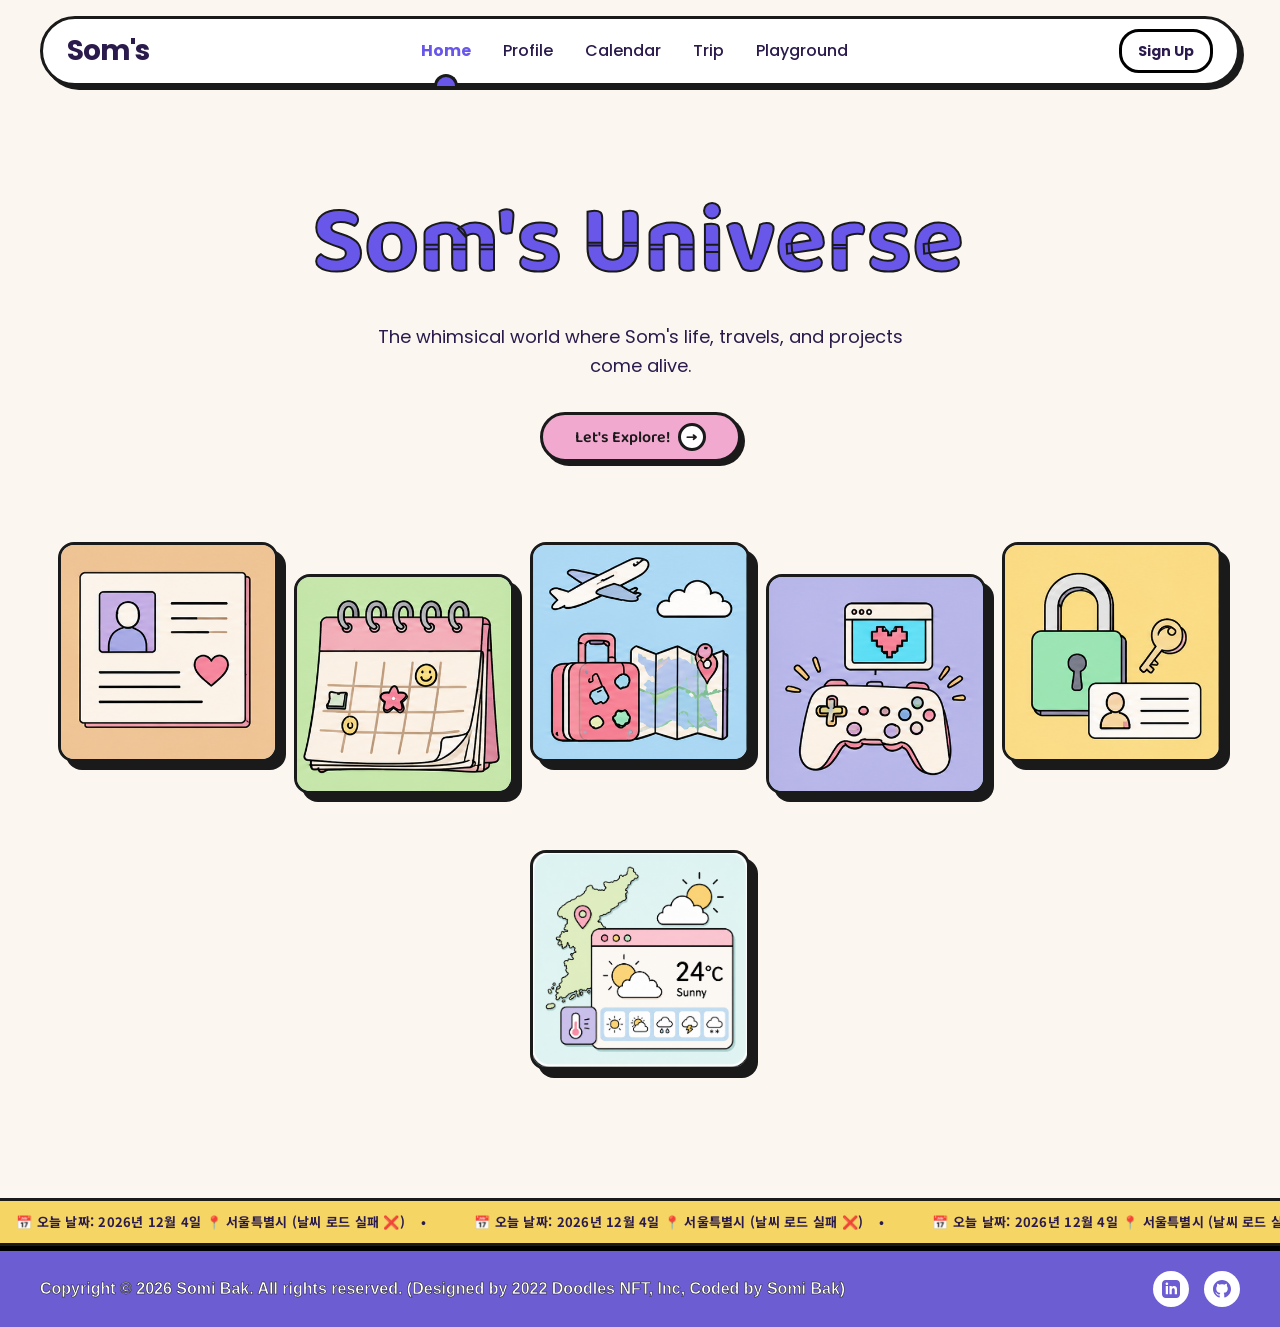
<file: html/index.html>
<!doctype html>
<html lang="ko">
  <head>
    <meta charset="UTF-8" />
    <meta name="viewport" content="width=device-width, initial-scale=1.0" />
    <title>Som's Universe - 소미의 디지털 홈</title>
    <meta
      name="description"
      content="소미의 일상, 여행, 프로젝트가 생동감 있게 펼쳐지는 기발한 세계, Som's Universe에 오신 것을 환영합니다."
    />
    <link rel="stylesheet" href="../css/style.css" />
  </head>

  <body>

    <header>
      <div id="nav-placeholder"></div>
    </header>

    <main class="home-main">
      <section class="hero" aria-labelledby="hero-title">
        <h1 id="hero-title">Som's Universe</h1>
        <p>
          The whimsical world where Som's life, travels, and projects come
          alive.
        </p>
        <a href="#portraits" class="btn-pill hero-cta">
          <span>Let's Explore!</span>
          <span class="btn-arrow" aria-hidden="true">&rarr;</span>
        </a>
      </section>

      <section
        class="portraits"
        id="portraits"
        aria-label="주요 메뉴 바로가기"
      >
        <ul class="portrait-grid">
          <li data-tooltip="Go to Somi's profile">
            <a
              href="myProfile.html"
              class="portrait-card brutal-box"
              aria-label="프로필 소개 페이지로 이동"
            >
              <img src="../media/profile_icon.png" alt="프로필 소개" />
            </a>
          </li>
          <li data-tooltip="Check Somi's schedule">
            <a
              href="scheduler.html"
              class="portrait-card brutal-box"
              aria-label="라이프 캘린더 페이지로 이동"
            >
              <img src="../media/calendar_icon.png" alt="라이프 캘린더" />
            </a>
          </li>
          <li data-tooltip="See Somi's travels">
            <a
              href="myTrip.html"
              class="portrait-card brutal-box"
              aria-label="여행 기록 페이지로 이동"
            >
              <img src="../media/trip_icon.png" alt="여행 기록" />
            </a>
          </li>
          <li data-tooltip="Play in Somi's playground">
            <a
              href="jsPlayground.html"
              class="portrait-card brutal-box"
              aria-label="JS 플레이그라운드 페이지로 이동"
            >
              <img src="../media/playground_icon.png" alt="JS 플레이그라운드" />
            </a>
          </li>
          <li data-tooltip="Sign up to explore">
            <a
              href="signUp.html"
              class="portrait-card brutal-box"
              aria-label="멤버십 가입 페이지로 이동"
            >
              <img src="../media/signup_icon.png" alt="멤버십 가입" />
            </a>
          </li>
          <li data-tooltip="Check today's weather">
            <button
              type="button"
              class="portrait-card brutal-box"
              id="weather-trigger"
              aria-haspopup="dialog"
              aria-controls="weather-dialog"
              aria-label="실시간 날씨 도시 선택"
            >
              <img src="../media/city_weather.png" alt="실시간 날씨" />
            </button>
          </li>
        </ul>
      </section>

      <dialog id="weather-dialog" aria-labelledby="weather-dialog-title">
        <button type="button" class="dialog-close" aria-label="닫기">&times;</button>
        <h2 id="weather-dialog-title">🌍 도시별 실시간 날씨</h2>
        <p>도시를 선택하면 실시간 기온, 습도, 풍속을 알려드려요.</p>

        <div class="playground-form-row">
          <label for="weather-city-select">도시 선택</label>
          <select id="weather-city-select"></select>
        </div>

        <div id="weather-box" role="status" aria-live="polite">
          <p>도시를 선택하면 실시간 날씨를 보여드릴게요! 🌤️</p>
        </div>
      </dialog>
    </main>

    <aside class="status-bar" aria-label="현재 접속 정보">
      <p>
      </p>
    </aside>

    <div id="footer-placeholder"></div>

    <script src="../script/nav.js"></script>
    <script src="../script/footer.js"></script>
    <script src="../script/statusBarTicker.js"></script>
    <script src="../script/heroWave.js"></script>
    <script type="module" src="../script/realtimeInfo.js"></script>
  </body>
</html>
</file>
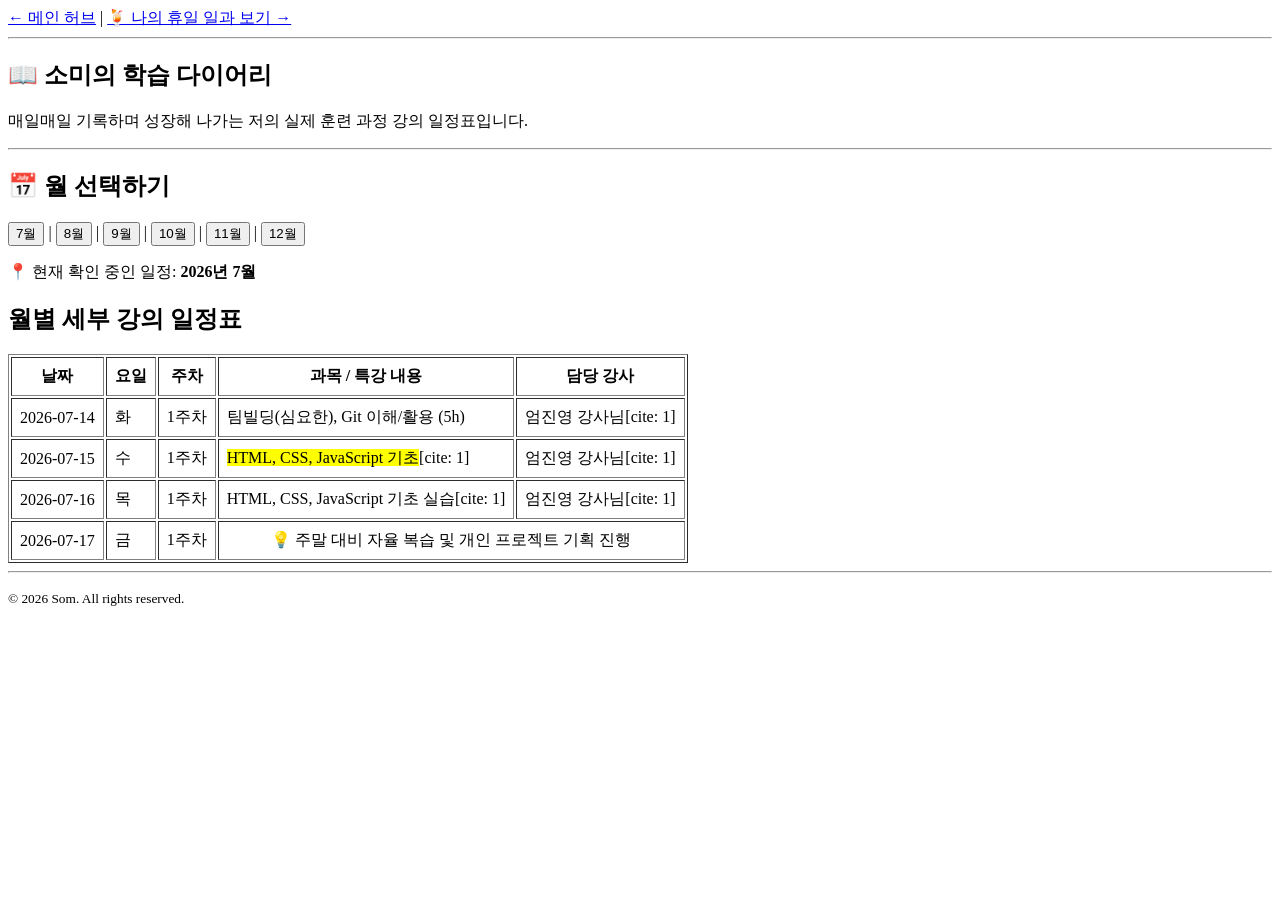
<file: myClass.html>
<!DOCTYPE html>
<html lang="ko">
<head>
    <meta charset="UTF-8">
    <meta name="viewport" content="width=device-width, initial-scale=1.0">
    <!-- SEO: 명확하고 직관적인 페이지 타이틀과 설명 제공 -->
    <title>My Schedule - Som's Universe</title>
    <meta name="description" content="소미의 2026년 하반기 실제 AI 및 웹 서비스 개발 강의 일정을 확인하는 스마트 다이어리 시간표입니다.">
</head>
<body>

    <!-- 1. 헤더 영역: 글로벌 및 내부 서브 네비게이션 -->
    <header>
        <nav aria-label="서브 네비게이션">
            <a href="index.html" aria-label="메인 허브로 이동">← 메인 허브</a> | 
            <a href="holiday.html" aria-label="나의 휴일 일과 페이지로 이동">🍹 나의 휴일 일과 보기 →</a>
        </nav>
        <hr>
    </header>

    <!-- 2. 메인 콘텐츠 영역 -->
    <main>
        
        <!-- 타이틀 및 소개 섹션 -->
        <section id="diary-intro" aria-labelledby="diary-title">
            <h1 id="diary-title">📖 소미의 학습 다이어리</h1>
            <p>매일매일 기록하며 성장해 나가는 저의 실제 훈련 과정 강의 일정표입니다.</p>
        </section>

        <hr>

        <!-- 월 선택 컨트롤러 섹션 (JS 연동을 위한 데이터셋 속성 부여) -->
        <section id="calendar-controller" aria-label="월별 일정 선택">
            <h2>📅 월 선택하기</h2>
            <p>
                <!-- JS에서 클릭 이벤트를 잡아 스케줄을 업데이트할 수 있도록 class와 data-month 속성을 부여합니다. -->
                <button type="button" class="month-btn" data-month="7" aria-controls="schedule-table">7월</button> | 
                <button type="button" class="month-btn" data-month="8" aria-controls="schedule-table">8월</button> | 
                <button type="button" class="month-btn" data-month="9" aria-controls="schedule-table">9월</button> | 
                <button type="button" class="month-btn" data-month="10" aria-controls="schedule-table">10월</button> | 
                <button type="button" class="month-btn" data-month="11" aria-controls="schedule-table">11월</button> | 
                <button type="button" class="month-btn" data-month="12" aria-controls="schedule-table">12월</button>
            </p>
            <p>📍 현재 확인 중인 일정: <strong id="current-month-display">2026년 7월</strong></p>
        </section>

        <!-- 시간표 데이터 섹션 -->
        <section id="schedule-section" aria-labelledby="table-caption">
            <h2 id="table-caption" class="sr-only">월별 세부 강의 일정표</h2>
            
            <!-- 필수 사용 1: <table> (CSS를 쓰지 않는 조건이므로 테두리를 위해 임시 border 속성 부여) -->
            <table id="schedule-table" border="1" cellpadding="8">
                
                <!-- 필수 사용 2: <thead> (시간, 요일 구조 반영) -->
                <thead>
                    <tr>
                        <th scope="col">날짜</th>
                        <th scope="col">요일</th>
                        <th scope="col">주차</th>
                        <th scope="col">과목 / 특강 내용</th>
                        <th scope="col">담당 강사</th>
                    </tr>
                </thead>

                <!-- 필수 사용 3: <tbody> (JS 연동을 위해 ID를 부여하고 기본 7월 데이터를 세팅) -->
                <tbody id="schedule-tbody">
                    <!-- 기본값으로 보여줄 7월 일정 뼈대 데이터 (과제 검사용 하드코딩) -->
                    <tr>
                        <td>2026-07-14</td>
                        <td>화</td>
                        <td>1주차</td>
                        <td>팀빌딩(심요한), Git 이해/활용 (5h)</td>
                        <td>엄진영 강사님[cite: 1]</td>
                    </tr>
                    <tr>
                        <td>2026-07-15</td>
                        <td>수</td>
                        <td>1주차</td>
                        <td><mark>HTML, CSS, JavaScript 기초</mark>[cite: 1]</td>
                        <td>엄진영 강사님[cite: 1]</td>
                    </tr>
                    <tr>
                        <td>2026-07-16</td>
                        <td>목</td>
                        <td>1주차</td>
                        <td>HTML, CSS, JavaScript 기초 실습[cite: 1]</td>
                        <td>엄진영 강사님[cite: 1]</td>
                    </tr>
                    <!-- 필수 사용 4: 셀 합치기 (특강 혹은 주말 대체휴일 등으로 colspan 병합 적용) -->
                    <tr>
                        <td>2026-07-17</td>
                        <td>금</td>
                        <td>1주차</td>
                        <td colspan="2" align="center">💡 주말 대비 자율 복습 및 개인 프로젝트 기획 진행</td>
                    </tr>
                </tbody>
            </table>
        </section>

    </main>

    <hr>

    <!-- 3. 푸터 영역 -->
    <footer>
        <p><small>&copy; 2026 Som. All rights reserved.</small></p>
    </footer>

</body>
</html>
</file>
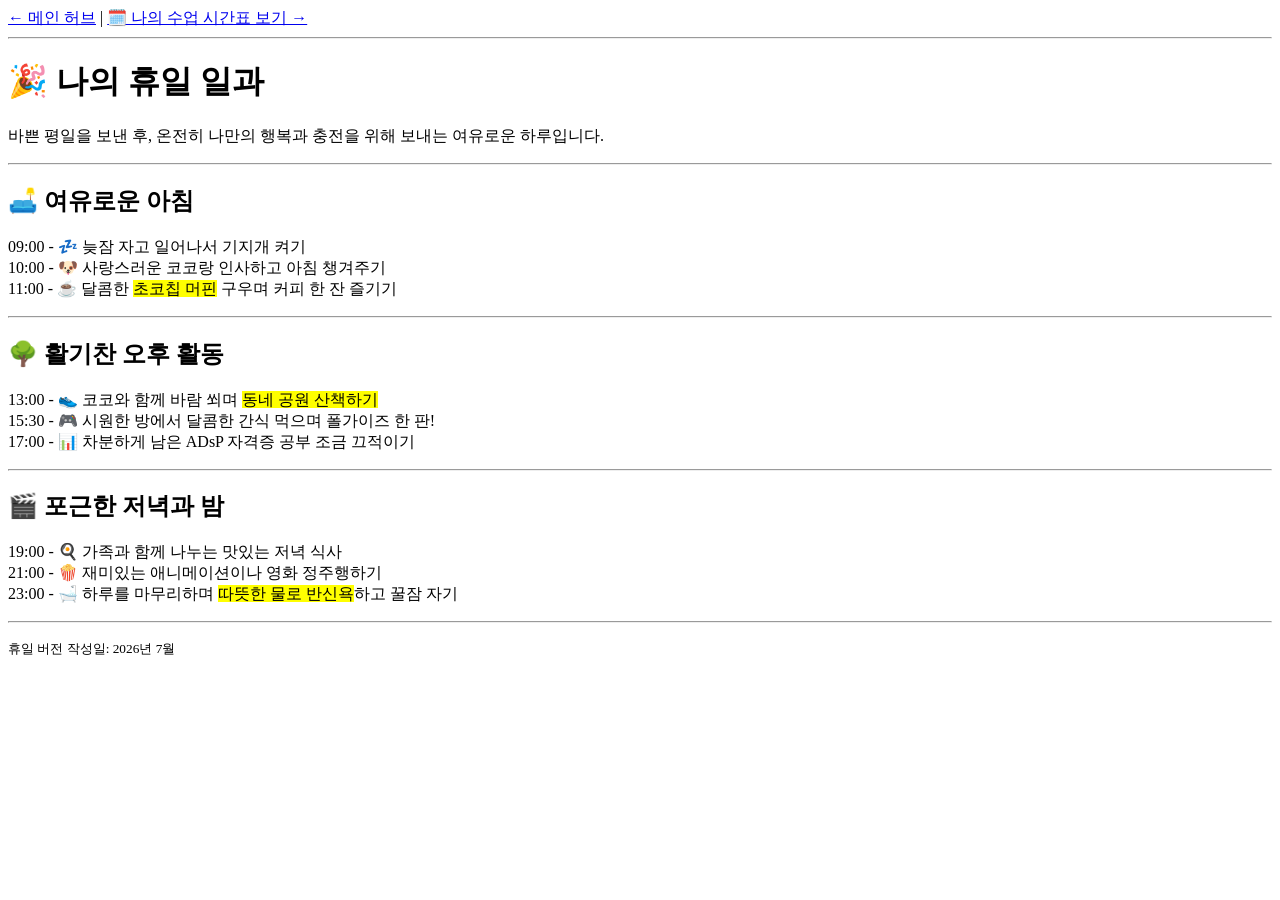
<file: myHoliday.html>
<!DOCTYPE html>
<html lang="ko">
<head>
    <meta charset="UTF-8">
    <meta name="viewport" content="width=device-width, initial-scale=1.0">
    <title>My Holiday - Som's Universe</title>
</head>
<body>

    <!-- 1. 상단 헤더 및 네비게이션 (메인 홈 및 수업 시간표로 유기적 이동) -->
    <header>
        <nav>
            <a href="index.html">← 메인 허브</a> | 
            <a href="myClass.html">🗓️ 나의 수업 시간표 보기 →</a>
        </nav>
        <hr>
    </header>

    <main>
        <!-- 대제목 -->
        <h1>🎉 나의 휴일 일과</h1>
        <p>바쁜 평일을 보낸 후, 온전히 나만의 행복과 충전을 위해 보내는 여유로운 하루입니다.</p>

        <hr>

        <!-- 오전 일과 -->
        <section id="morning">
            <h2>🛋️ 여유로운 아침</h2>
            <p>
                09:00 - 💤 늦잠 자고 일어나서 기지개 켜기<br>
                10:00 - 🐶 사랑스러운 코코랑 인사하고 아침 챙겨주기<br>
                11:00 - ☕ 달콤한 <mark>초코칩 머핀</mark> 구우며 커피 한 잔 즐기기
            </p>
        </section>

        <hr>

        <!-- 오후 일과 -->
        <section id="afternoon">
            <h2>🌳 활기찬 오후 활동</h2>
            <p>
                13:00 - 👟 코코와 함께 바람 쐬며 <mark>동네 공원 산책하기</mark><br>
                15:30 - 🎮 시원한 방에서 달콤한 간식 먹으며 폴가이즈 한 판!<br>
                17:00 - 📊 차분하게 남은 ADsP 자격증 공부 조금 끄적이기
            </p>
        </section>

        <hr>

        <!-- 저녁 및 밤 일과 -->
        <section id="evening">
            <h2>🎬 포근한 저녁과 밤</h2>
            <p>
                19:00 - 🍳 가족과 함께 나누는 맛있는 저녁 식사<br>
                21:00 - 🍿 재미있는 애니메이션이나 영화 정주행하기<br>
                23:00 - 🛁 하루를 마무리하며 <mark>따뜻한 물로 반신욕</mark>하고 꿀잠 자기
            </p>
        </section>
    </main>

    <hr>

    <!-- 푸터 영역 -->
    <footer>
        <p><small>휴일 버전 작성일: 2026년 7월</small></p>
    </footer>

</body>
</html>
</file>
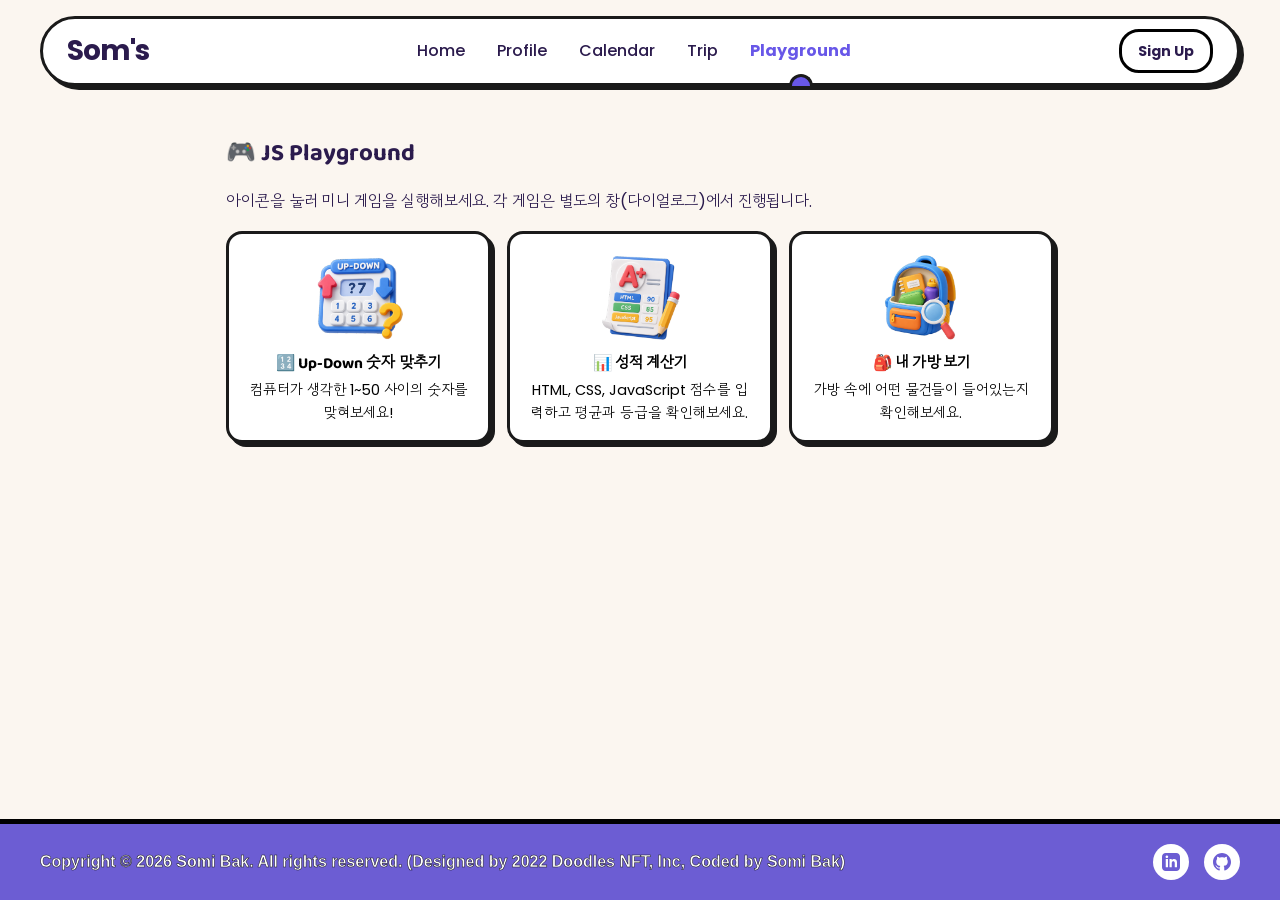
<file: html/jsPlayground.html>
<!DOCTYPE html>
<html lang="ko">
<head>
    <meta charset="UTF-8">
    <meta name="viewport" content="width=device-width, initial-scale=1.0">
    <title>JS Playground - Som's Universe</title>
    <meta name="description" content="업다운 숫자 맞추기, 성적 계산기, 내 가방 보기 등 소미가 만든 미니 자바스크립트 게임을 직접 즐겨보세요.">
    <link rel="stylesheet" href="../css/style.css">
</head>
<body>

    <header>
        <div id="nav-placeholder"></div>
    </header>

    <main>

        <section id="playground-intro" aria-labelledby="playground-title">
            <h1 id="playground-title">🎮 JS Playground</h1>
            <p>아이콘을 눌러 미니 게임을 실행해보세요. 각 게임은 별도의 창(다이얼로그)에서 진행됩니다.</p>
        </section>

        <section id="playground-grid-section" aria-label="미니 게임 목록">
            <div class="playground-grid">

                <button type="button" class="playground-card brutal-box" id="updown-trigger" aria-haspopup="dialog" aria-controls="updown-dialog">
                    <div class="playground-icon">
                        <img src="../media/numberGame_icon.png" alt="업다운 숫자 맞추기 게임 아이콘">
                    </div>
                    <h3>🔢 Up-Down 숫자 맞추기</h3>
                    <p>컴퓨터가 생각한 1~50 사이의 숫자를 맞혀보세요!</p>
                </button>

                <button type="button" class="playground-card brutal-box" id="grade-trigger" aria-haspopup="dialog" aria-controls="grade-dialog">
                    <div class="playground-icon">
                        <img src="../media/grade_icon.png" alt="성적 계산기 아이콘">
                    </div>
                    <h3>📊 성적 계산기</h3>
                    <p>HTML, CSS, JavaScript 점수를 입력하고 평균과 등급을 확인해보세요.</p>
                </button>

                <button type="button" class="playground-card brutal-box" id="bag-trigger" aria-haspopup="dialog" aria-controls="bag-dialog">
                    <div class="playground-icon">
                        <img src="../media/bag_icon.png" alt="내 가방 보기 아이콘">
                    </div>
                    <h3>🎒 내 가방 보기</h3>
                    <p>가방 속에 어떤 물건들이 들어있는지 확인해보세요.</p>
                </button>

            </div>
        </section>

        <dialog id="updown-dialog" aria-labelledby="updown-dialog-title">
            <button type="button" class="dialog-close" aria-label="닫기">&times;</button>
            <h2 id="updown-dialog-title">🔢 Up-Down 숫자 맞추기</h2>
            <p>컴퓨터가 1~50 사이의 숫자 하나를 생각했습니다. 몇 번 만에 맞히는지 볼까요?</p>

            <div class="playground-form-row">
                <label for="updown-input">내 추측 (1~50)</label>
                <input type="number" id="updown-input" min="1" max="50" inputmode="numeric">
            </div>

            <div class="dialog-actions">
                <button type="button" class="btn-pill" id="updown-guess-btn">추측하기</button>
                <button type="button" class="btn-pill playground-btn-secondary" id="updown-reset-btn">다시 시작</button>
            </div>

            <p id="updown-feedback" role="status" aria-live="polite"></p>
        </dialog>

        <dialog id="grade-dialog" aria-labelledby="grade-dialog-title">
            <button type="button" class="dialog-close" aria-label="닫기">&times;</button>
            <h2 id="grade-dialog-title">📊 성적 계산기</h2>
            <p>3과목 점수를 입력하면 총점, 평균, 합격 여부, 등급을 알려드려요.</p>

            <div class="playground-form-row">
                <label for="grade-input-html">HTML 점수</label>
                <input type="number" id="grade-input-html" min="0" max="100" inputmode="numeric">
            </div>

            <div class="playground-form-row">
                <label for="grade-input-css">CSS 점수</label>
                <input type="number" id="grade-input-css" min="0" max="100" inputmode="numeric">
            </div>

            <div class="playground-form-row">
                <label for="grade-input-js">JavaScript 점수</label>
                <input type="number" id="grade-input-js" min="0" max="100" inputmode="numeric">
            </div>

            <div class="dialog-actions">
                <button type="button" class="btn-pill" id="grade-calc-btn">계산하기</button>
            </div>

            <p id="grade-result" role="status" aria-live="polite"></p>
        </dialog>

        <dialog id="bag-dialog" aria-labelledby="bag-dialog-title">
            <button type="button" class="dialog-close" aria-label="닫기">&times;</button>
            <h2 id="bag-dialog-title">🎒 내 가방 보기</h2>
            <p>지금 가방 속에 들어있는 물건들이에요.</p>

            <dl id="bag-list"></dl>
        </dialog>

    </main>

    <div id="footer-placeholder"></div>

    <script src="../script/nav.js"></script>
    <script src="../script/footer.js"></script>
    <script src="../script/upDown.js"></script>
    <script src="../script/grade.js"></script>
    <script src="../script/bag.js"></script>
</body>
</html>
</file>
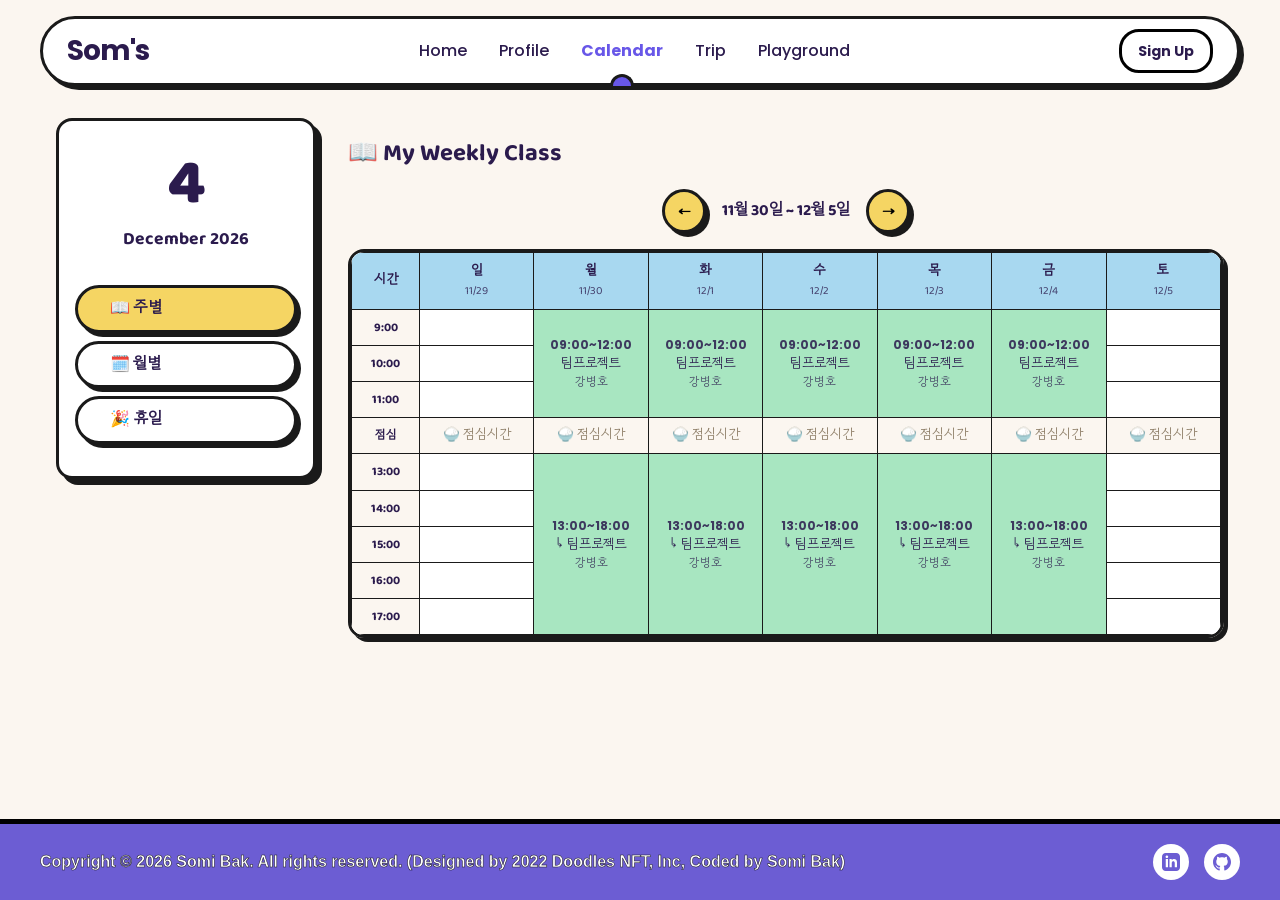
<file: html/myClass.html>
<!DOCTYPE html>
<html lang="ko">
<head>
    <meta charset="UTF-8">
    <meta name="viewport" content="width=device-width, initial-scale=1.0">
    <title>주별 수업 시간표 - Som's Universe</title>
    <meta name="description" content="소미의 2026년 하반기 훈련 과정을 월~토 주간 시간대별 그리드로 보여주는 주별 시간표입니다.">
    <link rel="stylesheet" href="../css/style.css">
</head>
<body>

    <header>
        <div id="nav-placeholder"></div>
    </header>

    <main class="calendar-layout">
        <aside class="calendar-sidebar" aria-label="캘린더 사이드바">
            <time class="sidebar-date" id="sidebar-date">
                <span class="sidebar-date__day" id="sidebar-today-day">16</span>
                <span class="sidebar-date__month" id="sidebar-today-month">July 2026</span>
            </time>
            <nav aria-label="캘린더 보기 전환" class="calendar-subnav">
                <a href="myClass.html" class="btn-pill" aria-current="page">📖 주별</a>
                <a href="myMonthlyClass.html" class="btn-pill">🗓️ 월별</a>
                <a href="myHoliday.html" class="btn-pill">🎉 휴일</a>
            </nav>
        </aside>

        <section id="week-section" aria-labelledby="week-title">
            <h1 id="week-title">📖 My Weekly Class</h1>

            <div class="week-nav" aria-label="주 이동">
                <button type="button" id="prev-week-btn" class="carousel-btn" aria-label="이전 주로 이동">←</button>
                <strong id="current-week-display">주 정보를 불러오는 중...</strong>
                <button type="button" id="next-week-btn" class="carousel-btn" aria-label="다음 주로 이동">→</button>
            </div>

            <div class="class-table-wrap">
                <table id="week-table" class="class-table" aria-label="주간 수업 시간표">
                    <colgroup>
                        <col class="class-table__col-time">
                        <col span="7">
                    </colgroup>
                    <thead>
                        <tr id="week-table-header"></tr>
                    </thead>
                    <tbody id="week-table-body"></tbody>
                </table>
            </div>
        </section>
    </main>

    <div id="footer-placeholder"></div>

    <script src="../script/calendarUtils.js"></script>
    <script src="../script/weekView.js"></script>
    <script src="../script/sidebarDate.js"></script>
    <script src="../script/nav.js"></script>
    <script src="../script/footer.js"></script>
</body>
</html>
</file>
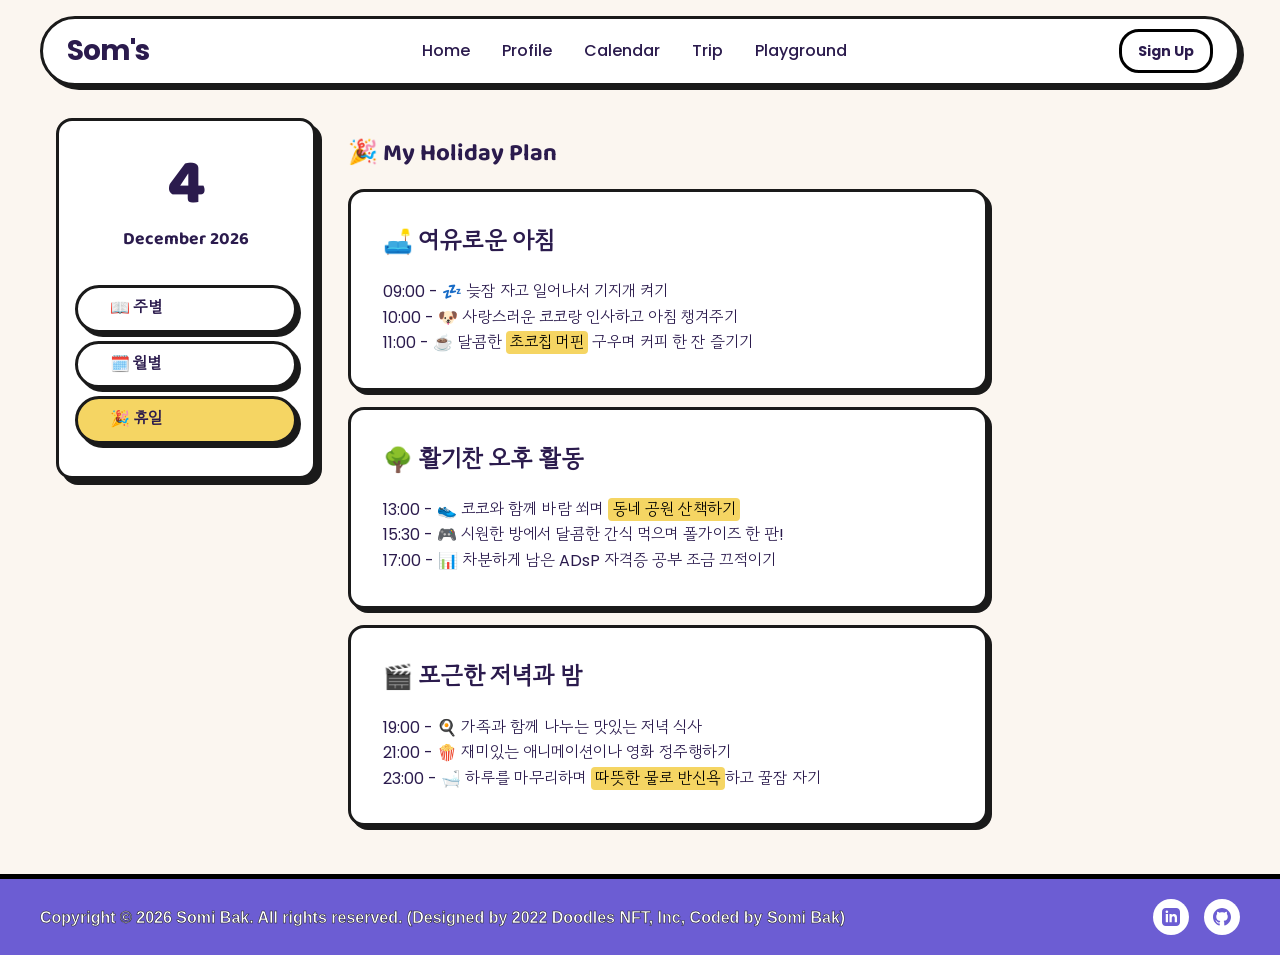
<file: html/myHoliday.html>
<!DOCTYPE html>
<html lang="ko">

<head>
    <meta charset="UTF-8">
    <meta name="viewport" content="width=device-width, initial-scale=1.0">
    <title>휴일 일과 - Som's Universe</title>
    <meta name="description" content="바쁜 평일을 보낸 후 소미가 온전히 나를 채우며 보내는 휴일 하루 일과입니다.">
    <link rel="stylesheet" href="../css/style.css">
</head>

<body>
    <header>
        <div id="nav-placeholder"></div>
    </header>

    <main class="calendar-layout">
        <aside class="calendar-sidebar" aria-label="캘린더 사이드바">
            <time class="sidebar-date" id="sidebar-date">
                <span class="sidebar-date__day" id="sidebar-today-day">16</span>
                <span class="sidebar-date__month" id="sidebar-today-month">July 2026</span>
            </time>
            <nav aria-label="캘린더 보기 전환" class="calendar-subnav">
                <a href="myClass.html" class="btn-pill">📖 주별</a>
                <a href="myMonthlyClass.html" class="btn-pill">🗓️ 월별</a>
                <a href="myHoliday.html" class="btn-pill" aria-current="page">🎉 휴일</a>
            </nav>
        </aside>

        <section id="holiday-section" aria-labelledby="holiday-title">
            <h1 id="holiday-title">🎉 My Holiday Plan</h1>
            <section id="morning" class="brutal-box">
                <h2>🛋️ 여유로운 아침</h2>
                <p>
                    09:00 - 💤 늦잠 자고 일어나서 기지개 켜기<br>
                    10:00 - 🐶 사랑스러운 코코랑 인사하고 아침 챙겨주기<br>
                    11:00 - ☕ 달콤한 <mark>초코칩 머핀</mark> 구우며 커피 한 잔 즐기기
                </p>
            </section>

            <section id="afternoon" class="brutal-box">
                <h2>🌳 활기찬 오후 활동</h2>
                <p>
                    13:00 - 👟 코코와 함께 바람 쐬며 <mark>동네 공원 산책하기</mark><br>
                    15:30 - 🎮 시원한 방에서 달콤한 간식 먹으며 폴가이즈 한 판!<br>
                    17:00 - 📊 차분하게 남은 ADsP 자격증 공부 조금 끄적이기
                </p>
            </section>

            <section id="evening" class="brutal-box">
                <h2>🎬 포근한 저녁과 밤</h2>
                <p>
                    19:00 - 🍳 가족과 함께 나누는 맛있는 저녁 식사<br>
                    21:00 - 🍿 재미있는 애니메이션이나 영화 정주행하기<br>
                    23:00 - 🛁 하루를 마무리하며 <mark>따뜻한 물로 반신욕</mark>하고 꿀잠 자기
                </p>
            </section>
        </section>
    </main>

    <div id="footer-placeholder"></div>

    <script src="../script/sidebarDate.js"></script>
    <script src="../script/nav.js"></script>
    <script src="../script/footer.js"></script>
</body>

</html>
</file>
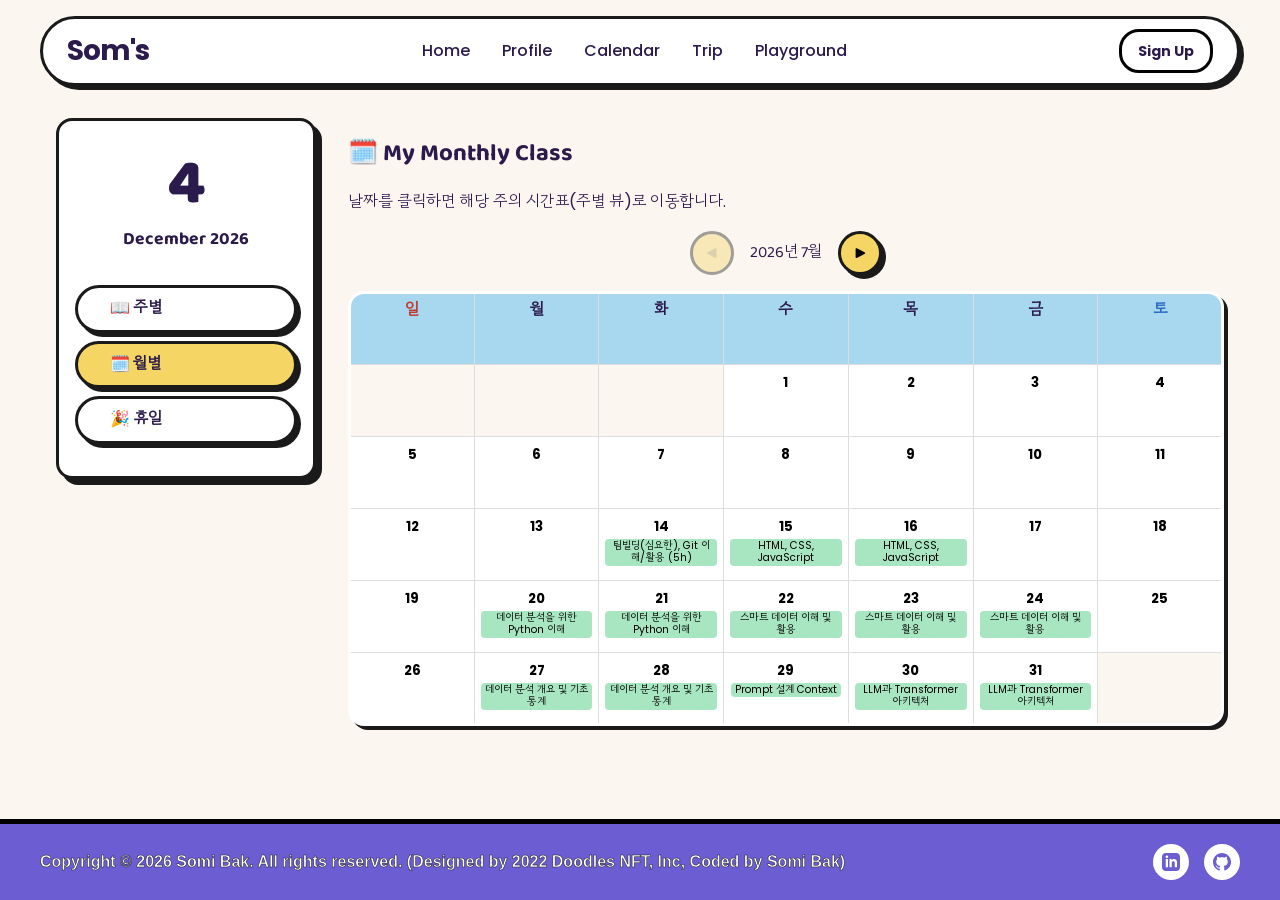
<file: html/myMonthlyClass.html>
<!DOCTYPE html>
<html lang="ko">
<head>
    <meta charset="UTF-8">
    <meta name="viewport" content="width=device-width, initial-scale=1.0">
    <title>월별 학사일정 - Som's Universe</title>
    <meta name="description" content="소미의 2026년 하반기 훈련 과정을 월 단위 달력 그리드로 보여주는 월별 학사일정입니다.">
    <link rel="stylesheet" href="../css/style.css">
</head>

<body>

    <header>
        <div id="nav-placeholder"></div>
    </header>

    <main class="calendar-layout">
        <aside class="calendar-sidebar" aria-label="캘린더 사이드바">
            <time class="sidebar-date" id="sidebar-date">
                <span class="sidebar-date__day" id="sidebar-today-day">16</span>
                <span class="sidebar-date__month" id="sidebar-today-month">July 2026</span>
            </time>
            <nav aria-label="캘린더 보기 전환" class="calendar-subnav">
                <a href="myClass.html" class="btn-pill">📖 주별</a>
                <a href="myMonthlyClass.html" class="btn-pill" aria-current="page">🗓️ 월별</a>
                <a href="myHoliday.html" class="btn-pill">🎉 휴일</a>
            </nav>
        </aside>

        <section id="month-section" aria-labelledby="month-title">
            <h1 id="month-title">🗓️ My Monthly Class</h1>
            <p>날짜를 클릭하면 해당 주의 시간표(주별 뷰)로 이동합니다.</p>

            <ul id="date" class="month-nav" aria-label="월 이동">
                <li>
                    <button type="button" id="prev-month-btn" class="carousel-btn" aria-label="이전달">◀</button>
                </li>
                <li id="current-month">2026년 7월</li>
                <li>
                    <button type="button" id="next-month-btn" class="carousel-btn" aria-label="다음달">▶</button>
                </li>
            </ul>

            <table id="sched_tbl" aria-label="월별 달력">
                <thead>
                    <tr id="day">
                        <th class="red" scope="col">일</th>
                        <th scope="col">월</th>
                        <th scope="col">화</th>
                        <th scope="col">수</th>
                        <th scope="col">목</th>
                        <th scope="col">금</th>
                        <th class="blue" scope="col">토</th>
                    </tr>
                </thead>
                <tbody id="month-grid-tbody"></tbody>
            </table>
        </section>
    </main>

    <div id="footer-placeholder"></div>

    <script src="../script/calendarUtils.js"></script>
    <script src="../script/monthlyView.js"></script>
    <script src="../script/sidebarDate.js"></script>
    <script src="../script/nav.js"></script>
    <script src="../script/footer.js"></script>
</body>

</html>
</file>
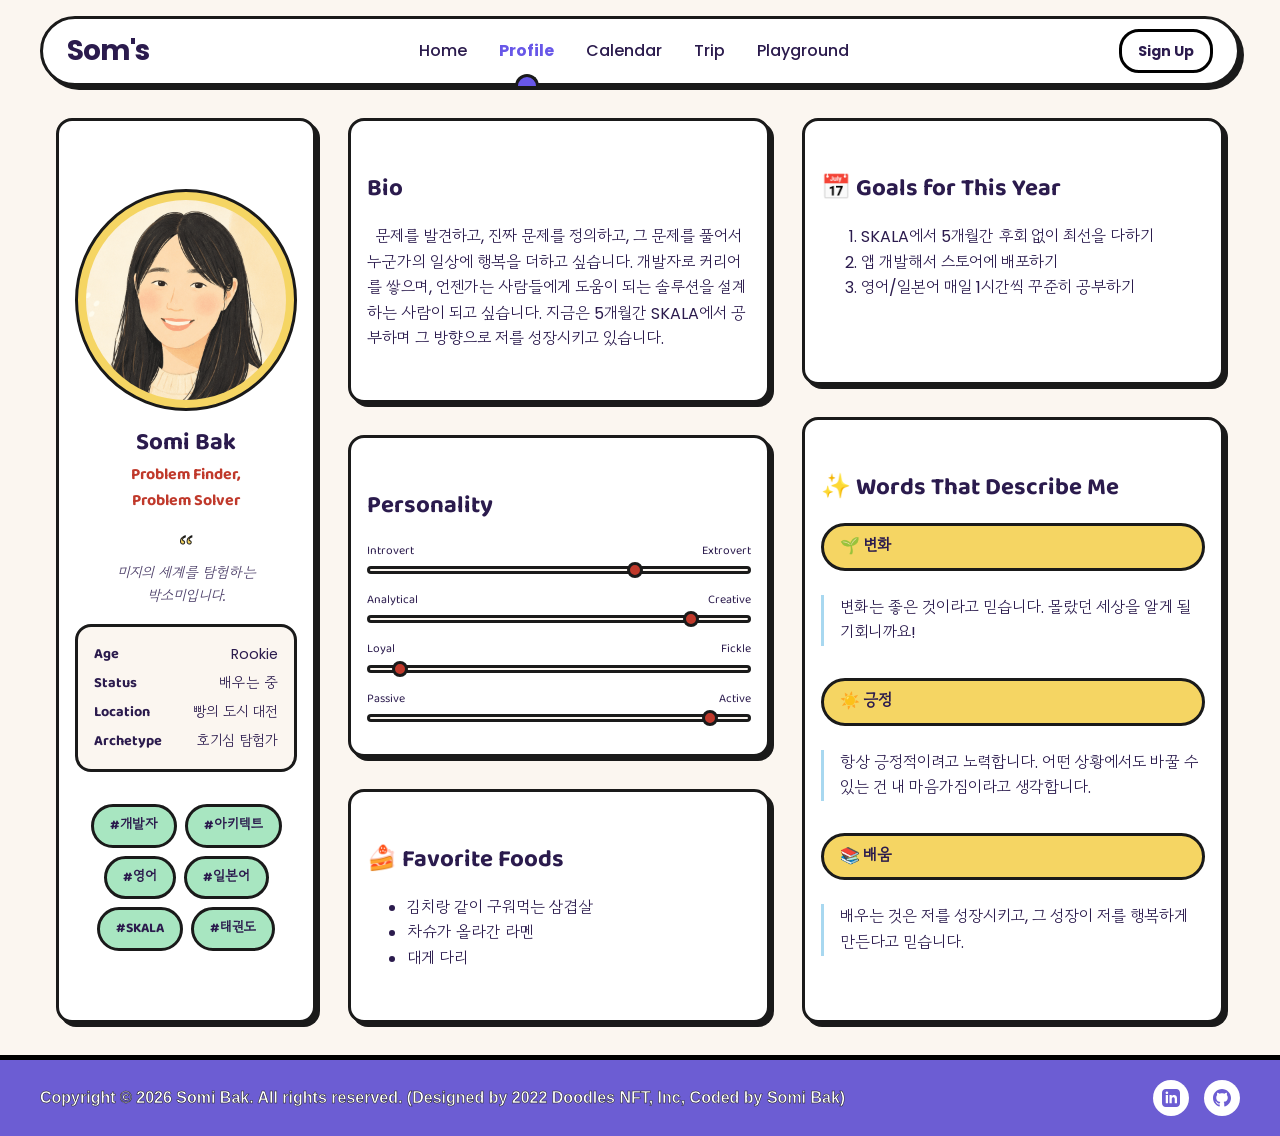
<file: html/myProfile.html>
<!DOCTYPE html>
<html lang="ko">
<head>
    <meta charset="UTF-8">
    <meta name="viewport" content="width=device-width, initial-scale=1.0">
    <title>About Me - Som's Universe</title>
    <link rel="stylesheet" href="../css/style.css">
</head>
<body>

    <header>
        <div id="nav-placeholder"></div>
    </header>

    <main class="profile-layout">

        <div class="profile-col profile-col--info">
            <section id="intro" class="profile-card brutal-box profile-info-card">
                <figure class="profile-photo">
                    <img src="../media/profile.png" alt="인사하고 있는 박소미의 캐릭터 일러스트" width="200">
                    <figcaption class="sr-only">소미의 디지털 아바타</figcaption>
                </figure>

                <h1 class="profile-name">Somi Bak</h1>
                <p class="profile-role">Problem Finder,<br>Problem Solver</p>

                <blockquote class="profile-quote">
                    <p>미지의 세계를 탐험하는<br>박소미입니다.</p>
                </blockquote>

                <dl class="profile-info-list">
                    <div class="profile-info-row">
                        <dt>Age</dt>
                        <dd>Rookie</dd>
                    </div>
                    <div class="profile-info-row">
                        <dt>Status</dt>
                        <dd>배우는 중</dd>
                    </div>
                    <div class="profile-info-row">
                        <dt>Location</dt>
                        <dd>빵의 도시 대전</dd>
                    </div>
                    <div class="profile-info-row">
                        <dt>Archetype</dt>
                        <dd>호기심 탐험가</dd>
                    </div>
                </dl>

                <ul class="profile-tags" aria-label="박소미를 나타내는 태그">
                    <li class="tag-chip">#개발자</li>
                    <li class="tag-chip">#아키텍트</li>
                    <li class="tag-chip">#영어</li>
                    <li class="tag-chip">#일본어</li>
                    <li class="tag-chip">#SKALA</li>
                    <li class="tag-chip">#태권도</li>
                </ul>
            </section>
        </div>

        <div class="profile-col profile-col--persona">
            <section id="bio" class="profile-card brutal-box">
                <h2>Bio</h2>
                <p class="placeholder-text" style="text-indent: 0.5em;">문제를 발견하고, 진짜 문제를 정의하고, 그 문제를 풀어서 누군가의 일상에 행복을 더하고 싶습니다. 개발자로 커리어를 쌓으며, 언젠가는 사람들에게 도움이 되는 솔루션을 설계하는 사람이 되고 싶습니다. 지금은 5개월간 SKALA에서 공부하며 그 방향으로 저를 성장시키고 있습니다.</p>
            </section>

            <section id="personality" class="profile-card brutal-box">
                <h2>Personality</h2>
                <ul class="trait-scale">
                    <li class="trait-scale__item">
                        <div class="trait-scale__labels">
                            <span>Introvert</span>
                            <span>Extrovert</span>
                        </div>
                        <div class="trait-scale__track" style="--pos: 70%;" role="img"
                             aria-label="Introvert-Extrovert 중 Extrovert에 가까움 (75%)">
                            <span class="trait-scale__marker"></span>
                        </div>
                    </li>
                    <li class="trait-scale__item">
                        <div class="trait-scale__labels">
                            <span>Analytical</span>
                            <span>Creative</span>
                        </div>
                        <div class="trait-scale__track" style="--pos: 85%;" role="img"
                             aria-label="Analytical-Creative 중 Creative에 가까움 (85%)">
                            <span class="trait-scale__marker"></span>
                        </div>
                    </li>
                    <li class="trait-scale__item">
                        <div class="trait-scale__labels">
                            <span>Loyal</span>
                            <span>Fickle</span>
                        </div>
                        <div class="trait-scale__track" style="--pos: 8%;" role="img"
                             aria-label="Loyal-Fickle 중 Loyal에 가까움 (8%)">
                            <span class="trait-scale__marker"></span>
                        </div>
                    </li>
                    <li class="trait-scale__item">
                        <div class="trait-scale__labels">
                            <span>Passive</span>
                            <span>Active</span>
                        </div>
                        <div class="trait-scale__track" style="--pos: 90%;" role="img"
                             aria-label="Passive-Active 중 Active에 가까움 (70%)">
                            <span class="trait-scale__marker"></span>
                        </div>
                    </li>
                </ul>
            </section>
            <section id="favorites" class="profile-card brutal-box">
                <h2>🍰 Favorite Foods</h2>
                <ul>
                    <li>김치랑 같이 구워먹는 삼겹살</li>
                    <li>차슈가 올라간 라멘</li>
                    <li>대게 다리</li>
                </ul>
            </section>
        </div>

        <div class="profile-col profile-col--details">

            <section id="goals" class="profile-card brutal-box">
                <h2>📅 Goals for This Year</h2>
                <ol>
                    <li>SKALA에서 5개월간 후회 없이 최선을 다하기</li>
                    <li>앱 개발해서 스토어에 배포하기</li>
                    <li>영어/일본어 매일 1시간씩 꾸준히 공부하기</li>
                </ol>
            </section>

            <section id="keywords" class="profile-card brutal-box">
                <h2>✨ Words That Describe Me</h2>
                <dl>
                    <dt>🌱 변화</dt>
                    <dd>변화는 좋은 것이라고 믿습니다. 몰랐던 세상을 알게 될 기회니까요!</dd>

                    <dt>☀️ 긍정</dt>
                    <dd>항상 긍정적이려고 노력합니다. 어떤 상황에서도 바꿀 수 있는 건 내 마음가짐이라고 생각합니다.</dd>

                    <dt>📚 배움</dt>
                    <dd>배우는 것은 저를 성장시키고, 그 성장이 저를 행복하게 만든다고 믿습니다.</dd>
                </dl>
            </section>
        </div>

    </main>

    <div id="footer-placeholder"></div>

    <script src="../script/nav.js"></script>
    <script src="../script/footer.js"></script>
</body>
</html>
</file>
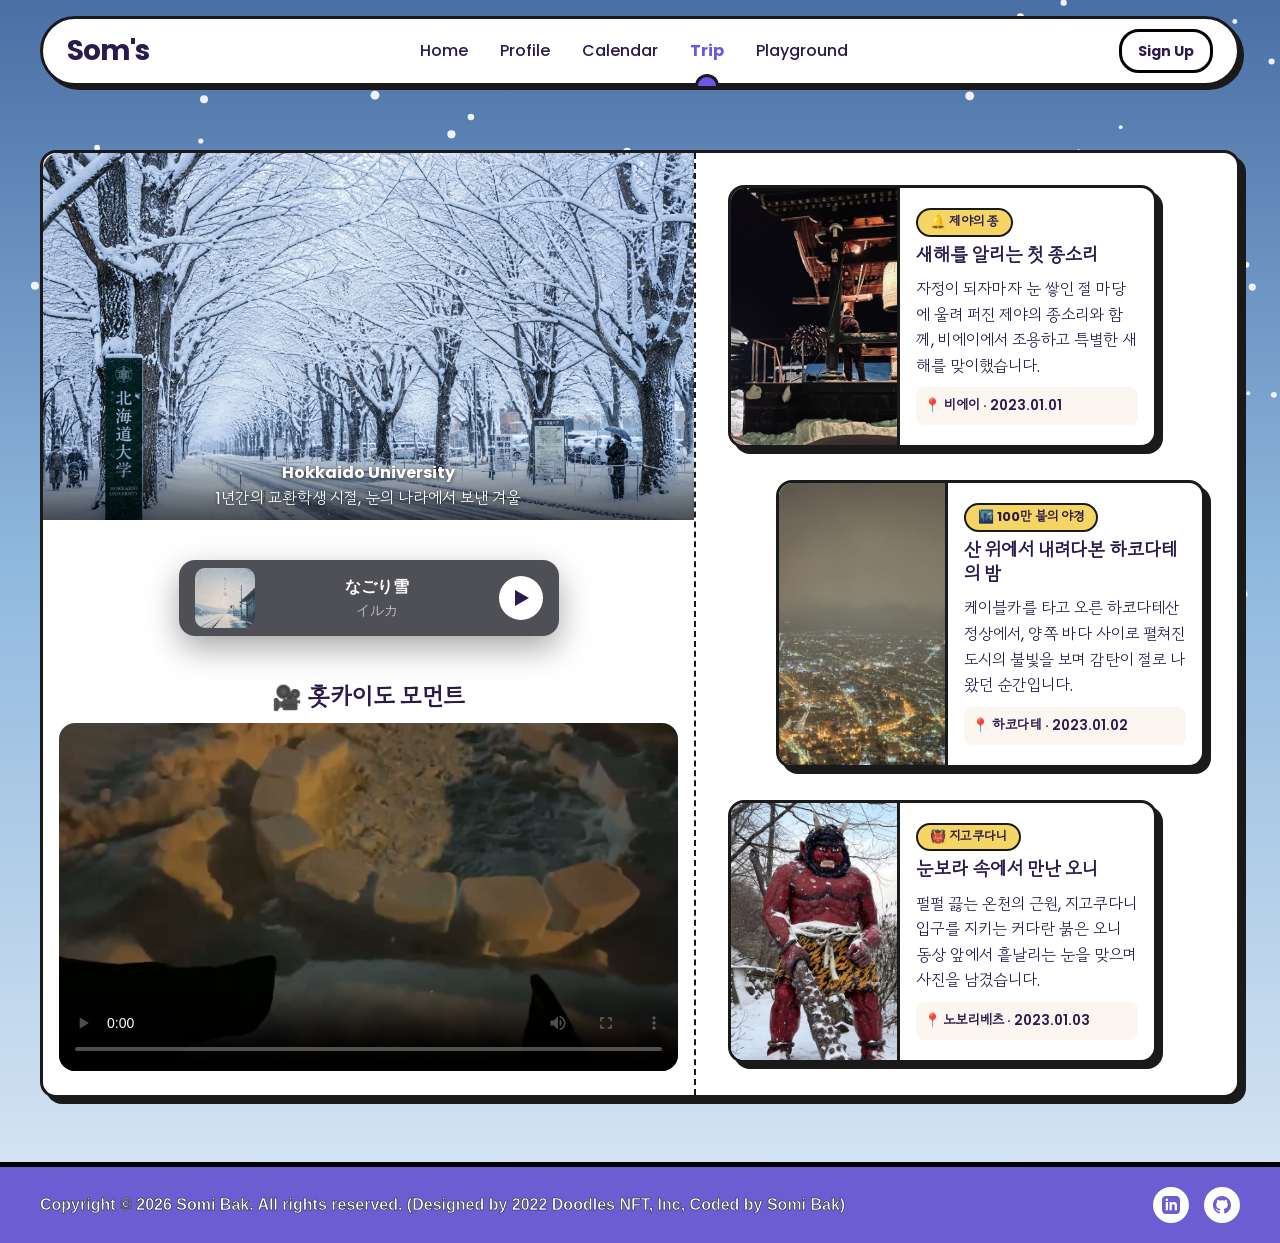
<file: html/myTrip.html>
<!DOCTYPE html>
<html lang="ko">
<head>
    <meta charset="UTF-8">
    <meta name="viewport" content="width=device-width, initial-scale=1.0">
    <title>Winter Wonderland - Som's Hokkaido Days</title>
    <meta name="description" content="눈의 나라 홋카이도에서 보낸 1년간의 마법 같은 교환학생 기록이자 따뜻한 겨울 조각들을 담은 미디어 갤러리입니다.">
    <link rel="stylesheet" href="../css/style.css">
</head>
<body class="trip-winter-bg">

    <canvas id="snowfall-canvas" aria-hidden="true"></canvas>

    <header>
        <div id="nav-placeholder"></div>
    </header>

    <main class="trip-book">

        <section id="trip-intro" aria-labelledby="trip-title">
        </section>

        <section id="trip-mosaic-section" aria-label="홋카이도 추억 모자이크">

            <div class="trip-mosaic">

                <div class="trip-mosaic__col trip-mosaic__col--a">

                    <div class="mosaic-slot mosaic-slot--photo">
                        <img src="../media/hokkaido.jpg" alt="눈 내리는 홋카이도의 겨울 풍경">
                        <p class="mosaic-slot--photo__caption">
                            <strong>Hokkaido University</strong>
                            1년간의 교환학생 시절, 눈의 나라에서 보낸 겨울
                        </p>
                    </div>

                    <div class="mosaic-slot--audio">
                        <div class="audio-player" aria-label="배경음악 플레이어">
                            <img class="audio-player__cover" src="../media/bgm-cover.jpg" alt="なごり雪 앨범 아트">
                            <div class="audio-player__info">
                                <p class="audio-player__title">なごり雪</p>
                                <p class="audio-player__artist">イルカ</p>
                            </div>
                            <button id="bgm-toggle" type="button" class="audio-player__play" aria-pressed="false" aria-label="재생"></button>
                            <div id="bgm-player" hidden aria-hidden="true"></div>
                        </div>
                    </div>

                    <div class="mosaic-slot--video">
                        <h2 id="video-title">🎥 홋카이도 모먼트</h2>
                        <div class="video-container">
                            <video controls poster="../media/winter_poster.jpg">
                                <source src="../media/winter_vlog.mp4" type="video/mp4">
                                브라우저가 비디오 태그를 지원하지 않습니다.
                            </video>
                        </div>
                    </div>

                </div>

                <div class="trip-mosaic__col trip-mosaic__col--b">

                    <article class="trip-card">
                        <img src="../media/biei.jpg" alt="눈 쌓인 절 마당에서 한 사람이 자정에 제야의 종을 치기 위해 커다란 종 앞에 서 있는 모습">
                        <div class="trip-card__body">
                            <span class="trip-card__tag">🔔 제야의 종</span>
                            <h3>새해를 알리는 첫 종소리</h3>
                            <p>자정이 되자마자 눈 쌓인 절 마당에 울려 퍼진 제야의 종소리와 함께, 비에이에서 조용하고 특별한 새해를 맞이했습니다.</p>
                            <p class="trip-card__meta">📍 비에이 · 2023.01.01</p>
                        </div>
                    </article>

                    <article class="trip-card">
                        <img src="../media/hakodate.jpg" alt="하코다테산 전망대에서 내려다본, 양쪽 바다 사이로 불빛이 반짝이는 도시의 야경">
                        <div class="trip-card__body">
                            <span class="trip-card__tag">🌃 100만 불의 야경</span>
                            <h3>산 위에서 내려다본 하코다테의 밤</h3>
                            <p>케이블카를 타고 오른 하코다테산 정상에서, 양쪽 바다 사이로 펼쳐진 도시의 불빛을 보며 감탄이 절로 나왔던 순간입니다.</p>
                            <p class="trip-card__meta">📍 하코다테 · 2023.01.02</p>
                        </div>
                    </article>

                    <article class="trip-card">
                        <img src="../media/noboribetsu.jpg" alt="눈 내리는 노보리베츠 지고쿠다니 입구를 지키는 커다란 붉은 오니 동상">
                        <div class="trip-card__body">
                            <span class="trip-card__tag">👹 지고쿠다니</span>
                            <h3>눈보라 속에서 만난 오니</h3>
                            <p>펄펄 끓는 온천의 근원, 지고쿠다니 입구를 지키는 커다란 붉은 오니 동상 앞에서 흩날리는 눈을 맞으며 사진을 남겼습니다.</p>
                            <p class="trip-card__meta">📍 노보리베츠 · 2023.01.03</p>
                        </div>
                    </article>

                </div>

            </div>
        </section>

    </main>

    <div id="footer-placeholder"></div>

    <script src="../script/snowfall.js"></script>
    <script src="../script/bgmPlayer.js"></script>
    <script src="../script/nav.js"></script>
    <script src="../script/footer.js"></script>
</body>
</html>
</file>
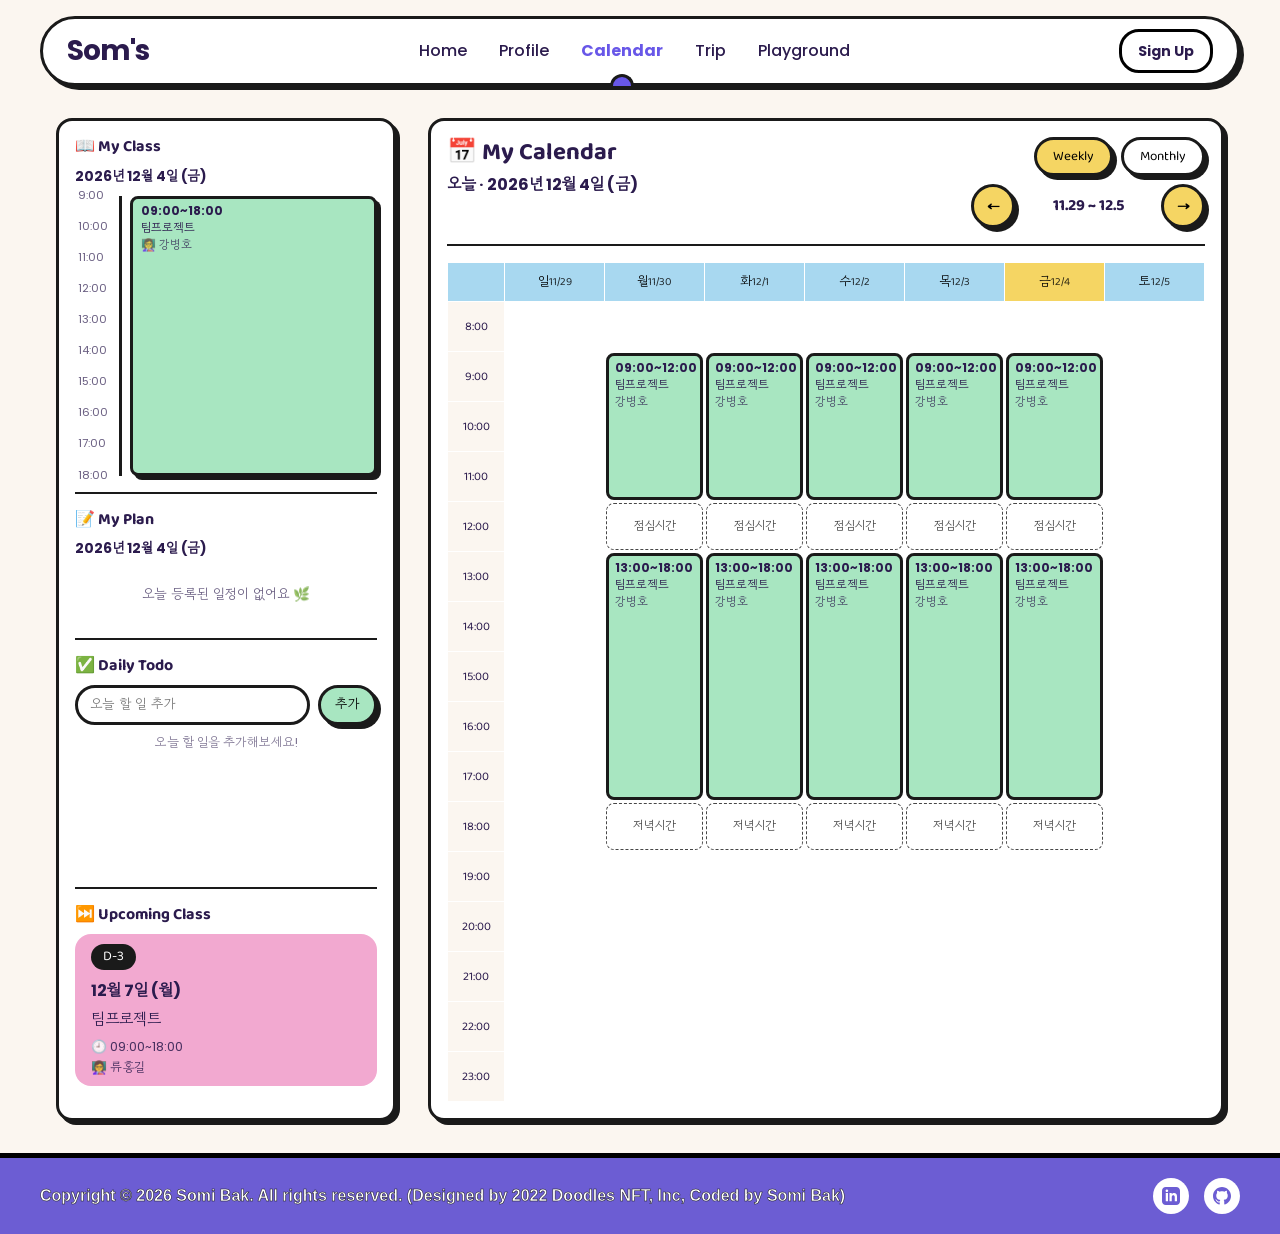
<file: html/scheduler.html>
<!DOCTYPE html>
<html lang="ko">
<head>
    <meta charset="UTF-8">
    <meta name="viewport" content="width=device-width, initial-scale=1.0">
    <title>My Scheduler - Som's Universe</title>
    <meta name="description" content="오늘의 수업 타임라인, 예·복습 계획, 데일리 투두, 주별·월별 캘린더를 한 화면에서 관리하는 소미의 개인 스케줄러입니다.">
    <link rel="stylesheet" href="../css/style.css">
    <link rel="stylesheet" href="../css/scheduler.css">
</head>
<body>

    <header>
        <div id="nav-placeholder"></div>
    </header>

    <main class="scheduler-layout">

        <aside class="scheduler-sidebar brutal-box" aria-label="스케줄러 사이드바">

            <div class="sidebar-section">
                <h2 class="sidebar-heading">📖 My Class</h2>
                <p class="sidebar-today-label" id="class-today-label"></p>
                <div id="today-timeline" class="today-timeline"></div>
            </div>

            <div class="sidebar-section">
                <h2 class="sidebar-heading">📝 My Plan</h2>
                <p class="sidebar-today-label" id="plan-today-label"></p>
                <div id="plan-editor" class="plan-editor"></div>
            </div>

            <div class="sidebar-section">
                <h2 class="sidebar-heading">✅ Daily Todo</h2>
                <form id="todo-form" class="todo-form">
                    <input type="text" id="todo-input" placeholder="오늘 할 일 추가" aria-label="새 할 일 입력" maxlength="80" autocomplete="off">
                    <button type="submit" class="btn-pill todo-add-btn">추가</button>
                </form>
                <ul id="todo-list" class="todo-list" aria-label="오늘의 할 일 목록"></ul>
            </div>

            <div class="sidebar-section sidebar-section--upcoming">
                <h2 class="sidebar-heading">⏭️ Upcoming Class</h2>
                <div id="upcoming-class" class="upcoming-class" aria-live="polite"></div>
            </div>

        </aside>

        <section class="scheduler-calendar brutal-box" aria-labelledby="calendar-title">
            <div class="calendar-topbar">
                <div class="calendar-title-group">
                    <h1 id="calendar-title">📅 My Calendar</h1>
                    <p class="calendar-today" id="calendar-today"></p>
                </div>

                <div class="calendar-controls">
                    <div class="view-toggle" role="group" aria-label="캘린더 뷰 전환">
                        <button type="button" id="view-weekly" class="btn-pill view-btn" aria-pressed="true">Weekly</button>
                        <button type="button" id="view-monthly" class="btn-pill view-btn" aria-pressed="false">Monthly</button>
                    </div>
                    <div class="calendar-nav" aria-label="기간 이동">
                        <button type="button" id="cal-prev" class="carousel-btn" aria-label="이전 기간">←</button>
                        <strong id="cal-range-label">불러오는 중...</strong>
                        <button type="button" id="cal-next" class="carousel-btn" aria-label="다음 기간">→</button>
                    </div>
                </div>
            </div>

            <p id="schedule-error" class="schedule-error" role="alert" hidden>
                ⚠️ 로컬 보안 정책(CORS)으로 수업 데이터를 불러오지 못했습니다. VS Code의 Live Server 등 로컬 서버로 실행해 주세요. (개인 일정·투두는 정상 동작합니다)
            </p>

            <div id="calendar-body" class="calendar-body"></div>
        </section>

    </main>

    <dialog id="event-dialog" aria-labelledby="event-dialog-title">
        <button type="button" class="dialog-close" aria-label="닫기">&times;</button>
        <h2 id="event-dialog-title">📌 개인 일정</h2>
        <p class="event-dialog-date" id="event-dialog-date"></p>

        <form id="event-form" method="dialog">
            <div class="playground-form-row">
                <label for="event-title">일정 제목</label>
                <input type="text" id="event-title" required maxlength="60" placeholder="예: 스터디, 병원 예약" autocomplete="off">
            </div>
            <div class="playground-form-row">
                <label for="event-time">시간 (선택)</label>
                <input type="time" id="event-time">
            </div>
            <div class="dialog-actions">
                <button type="submit" class="btn-pill">추가하기</button>
            </div>
        </form>

        <div class="event-existing">
            <h3 class="event-existing-title">이 날의 개인 일정</h3>
            <ul id="event-list" class="event-list"></ul>
        </div>
    </dialog>

    <div id="footer-placeholder"></div>

    <script src="../script/calendarUtils.js"></script>
    <script src="../script/schedulerData.js"></script>
    <script src="../script/scheduler.js"></script>
    <script src="../script/nav.js"></script>
    <script src="../script/footer.js"></script>
</body>
</html>
</file>
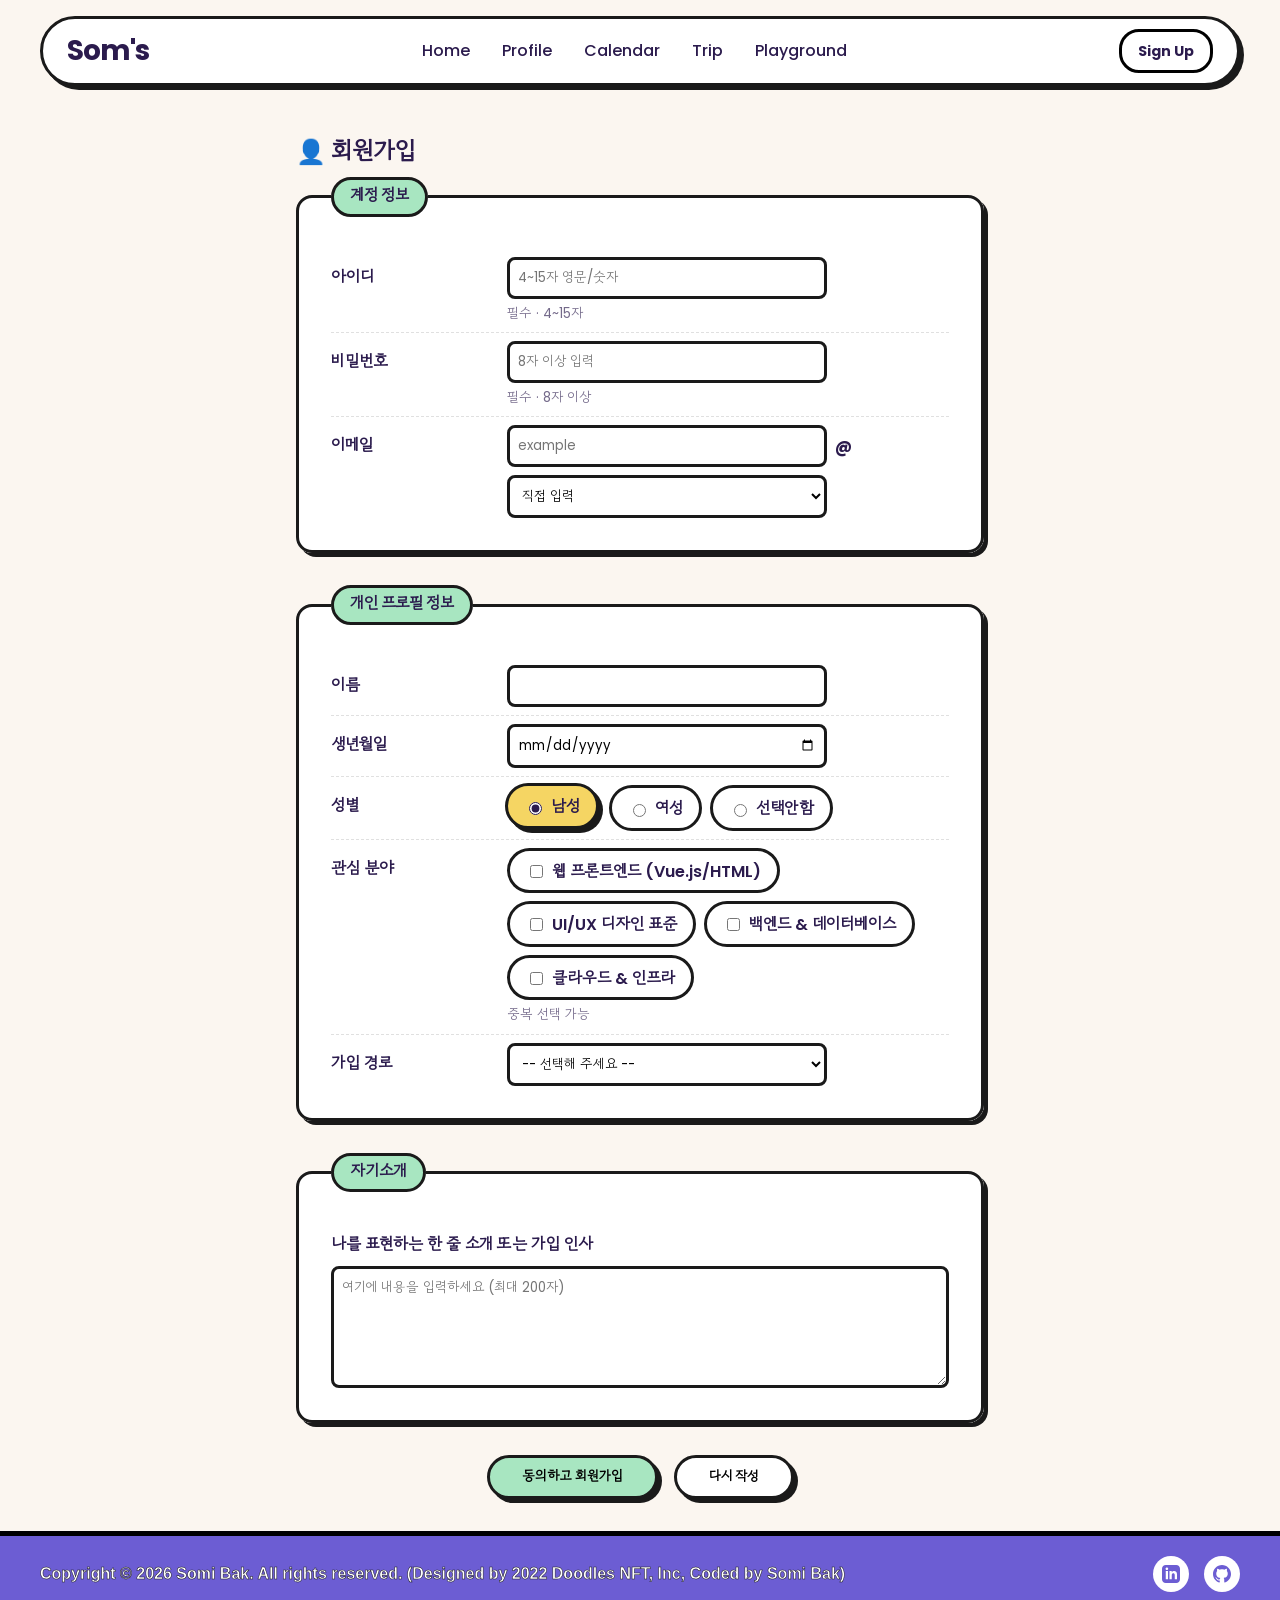
<file: html/signUp.html>
<!DOCTYPE html>
<html lang="ko">
<head>
    <meta charset="UTF-8">
    <meta name="viewport" content="width=device-width, initial-scale=1.0">
    <title>회원가입</title>
    <link rel="stylesheet" href="../css/style.css">
</head>
<body>
    <header>
        <div id="nav-placeholder"></div>
    </header>

    <main class="container signup-container">

    <div class="signup-intro">
        <h2>👤 회원가입</h2>
    </div>

    <form action="signUpResult.html" method="get" class="signup-form">

        <fieldset>
            <legend>계정 정보</legend>

            <div class="form-row">
                <label for="userId">아이디</label>
                <div class="form-control">
                    <input type="text" id="userId" name="userId" minlength="4" maxlength="15" required placeholder="4~15자 영문/숫자">
                    <small>필수 · 4~15자</small>
                </div>
            </div>

            <div class="form-row">
                <label for="userPw">비밀번호</label>
                <div class="form-control">
                    <input type="password" id="userPw" name="userPw" minlength="8" required placeholder="8자 이상 입력">
                    <small>필수 · 8자 이상</small>
                </div>
            </div>

            <div class="form-row">
                <label for="userEmail">이메일</label>
                <div class="form-control">
                    <div class="input-group">
                        <input type="text" id="userEmail" name="userEmail" placeholder="example">
                        <span class="input-group-at">@</span>
                        <select name="emailDomain">
                            <option value="direct">직접 입력</option>
                            <option value="naver.com">naver.com</option>
                            <option value="gmail.com">gmail.com</option>
                            <option value="daum.net">daum.net</option>
                        </select>
                    </div>
                </div>
            </div>
        </fieldset>

        <fieldset>
            <legend>개인 프로필 정보</legend>

            <div class="form-row">
                <label for="userName">이름</label>
                <div class="form-control">
                    <input type="text" id="userName" name="userName" required>
                </div>
            </div>

            <div class="form-row">
                <label for="userBirth">생년월일</label>
                <div class="form-control">
                    <input type="date" id="userBirth" name="userBirth">
                </div>
            </div>

            <div class="form-row">
                <span class="form-row-label">성별</span>
                <div class="form-control">
                    <div class="choice-group" role="radiogroup" aria-label="성별">
                        <label class="choice-pill"><input type="radio" name="gender" value="male" checked> 남성</label>
                        <label class="choice-pill"><input type="radio" name="gender" value="female"> 여성</label>
                        <label class="choice-pill"><input type="radio" name="gender" value="none"> 선택안함</label>
                    </div>
                </div>
            </div>

            <div class="form-row">
                <span class="form-row-label">관심 분야</span>
                <div class="form-control">
                    <div class="choice-group" role="group" aria-label="관심 분야 (중복 선택 가능)">
                        <label class="choice-pill"><input type="checkbox" name="interest" value="frontend"> 웹 프론트엔드 (Vue.js/HTML)</label>
                        <label class="choice-pill"><input type="checkbox" name="interest" value="uiux"> UI/UX 디자인 표준</label>
                        <label class="choice-pill"><input type="checkbox" name="interest" value="backend"> 백엔드 & 데이터베이스</label>
                        <label class="choice-pill"><input type="checkbox" name="interest" value="devops"> 클라우드 & 인프라</label>
                    </div>
                    <small>중복 선택 가능</small>
                </div>
            </div>

            <div class="form-row">
                <label for="joinPath">가입 경로</label>
                <div class="form-control">
                    <select id="joinPath" name="joinPath">
                        <option value="" disabled selected>-- 선택해 주세요 --</option>
                        <option value="search">인터넷 검색</option>
                        <option value="friend">지인 추천</option>
                        <option value="sns">SNS 광고</option>
                        <option value="etc">기타</option>
                    </select>
                </div>
            </div>
        </fieldset>

        <fieldset>
            <legend>자기소개</legend>
            <div class="form-row form-row--stacked">
                <label for="intro">나를 표현하는 한 줄 소개 또는 가입 인사</label>
                <div class="form-control">
                    <textarea id="intro" name="intro" rows="5" cols="50" maxlength="200" placeholder="여기에 내용을 입력하세요 (최대 200자)"></textarea>
                </div>
            </div>
        </fieldset>

        <div class="signup-actions">
            <input type="submit" class="btn-submit" value="동의하고 회원가입">
            <input type="reset" class="btn-reset" value="다시 작성">
        </div>

    </form>

    </main>

    <div id="footer-placeholder"></div>

    <script src="../script/nav.js"></script>
    <script src="../script/footer.js"></script>
</body>
</html>
</file>
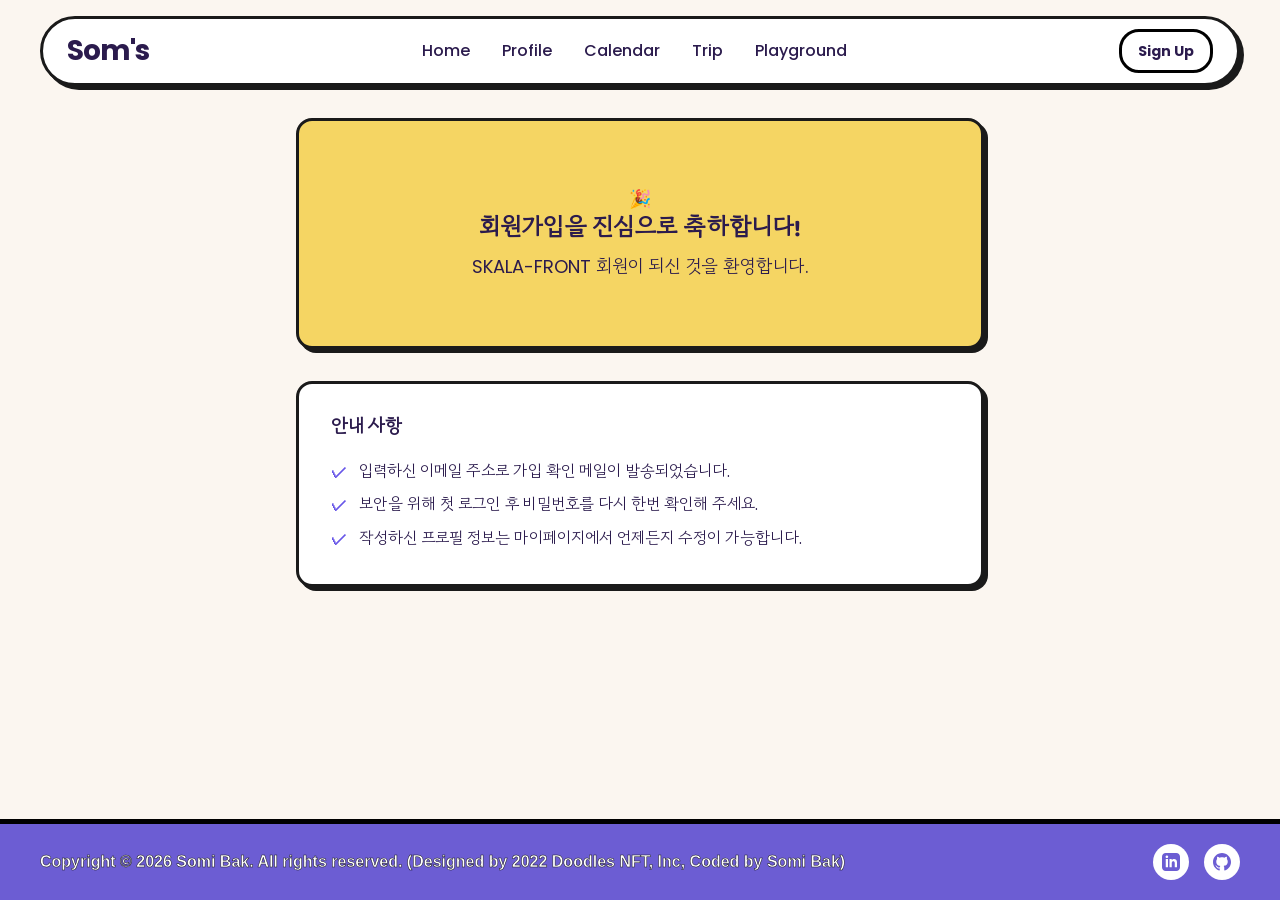
<file: html/signUpResult.html>
<!DOCTYPE html>
<html lang="ko">
<head>
    <meta charset="UTF-8">
    <meta name="viewport" content="width=device-width, initial-scale=1.0">
    <title>회원가입 완료 - 환영합니다!</title>
    <link rel="stylesheet" href="../css/style.css">
</head>
<body>
    <header>
        <div id="nav-placeholder"></div>
    </header>

    <main class="container signup-container">

    <section class="result-hero brutal-box">
        <p class="result-hero-emoji" aria-hidden="true">🎉</p>
        <h1>회원가입을 진심으로 축하합니다!</h1>
        <p>SKALA-FRONT 회원이 되신 것을 환영합니다.</p>
    </section>

    <section class="result-card brutal-box">
        <h3>안내 사항</h3>
        <ul class="result-checklist">
            <li>입력하신 이메일 주소로 가입 확인 메일이 발송되었습니다.</li>
            <li>보안을 위해 첫 로그인 후 비밀번호를 다시 한번 확인해 주세요.</li>
            <li>작성하신 프로필 정보는 마이페이지에서 언제든지 수정이 가능합니다.</li>
        </ul>
    </section>

    </main>

    <div id="footer-placeholder"></div>

    <script src="../script/nav.js"></script>
    <script src="../script/footer.js"></script>
</body>
</html>
</file>
<file: css/style.css>
/* ==========================================================================
   1. 최상단: 외부 리소스 및 다른 CSS 파일 임포트 (무조건 맨 위에 모아두어야 합니다!)
   ========================================================================== */
/* 폰트 불러오기 (Baloo 2 - 헤딩용 / Poppins - 본문용) */
@import url('https://fonts.googleapis.com/css2?family=Baloo+2:wght@500;700;800&family=Poppins:wght@400;500;600;700&display=swap');
@import url('https://fonts.googleapis.com/css2?family=Gowun+Dodum&display=swap');
@import url('https://fonts.googleapis.com/css2?family=Noto+Sans+KR:wght@400;700&display=swap');

/* 로컬 CSS 파일 불러오기 */
@import url('variables.css');
@import url('nav.css');
@import url('components.css');
@import url('layout.css');

/* ==========================================================================
   2. 전역 스타일 및 페이지별 개별 스타일 (임포트 아래에 작성)
   ========================================================================== */

/* ===== 기본 리셋 & 전역 스타일 ===== */
*, *::before, *::after {
  box-sizing: border-box;
}

body {
  margin: 0;
  min-height: 100vh;
  display: flex;
  flex-direction: column;
  font-family: var(--font-body);
  background: var(--color-bg-cream);
  color: var(--color-text);
  line-height: 1.6;
}

h1, h2, h3 {
  font-family: var(--font-heading);
  line-height: 1.3;
}

main {
  flex: 1 0 auto;
  width: 100%;
}

main, .container {
  max-width: 860px;
  margin: 0 auto;
  padding: var(--space-lg) var(--space-md);
}

hr {
  border: none;
  border-top: var(--border-width) solid var(--color-border);
  margin: var(--space-lg) 0;
}

a {
  color: var(--color-bg-purple);
  font-weight: 600;
}

/* ===== 헤더 & 네비게이션 (실제 스타일은 nav.css의 .navbar/.nav-placeholder가 담당) ===== */
header {
  padding: var(--space-md) var(--space-lg) 0;
}


/* ===== 메인 페이지 (index.html) ===== */
main.home-main {
  max-width: 100%;
}

.hero {
  text-align: center;
  padding: var(--space-xl) var(--space-md);
}

.hero h1 {
  display: inline-block;
  overflow: hidden;
  max-width: 100%;
  white-space: nowrap;
  vertical-align: top;
  border-right: 4px solid var(--color-border);
  font-size: clamp(48px, 8vw, 96px);
  color: var(--color-bg-purple);
  -webkit-text-stroke: 2px var(--color-border);
  margin-top: 0;
  margin-bottom: var(--space-md);
  animation:
    hero-typing 1.6s steps(15, end) forwards,
    hero-caret-blink 0.75s step-end 5 forwards;
}

@keyframes hero-typing {
  from {
    width: 0;
  }
  to {
    width: 15ch;
  }
}

/* 타이핑이 끝난 뒤 커서가 3번만 깜빡이고 사라지도록 마지막 구간에서 투명 상태로 고정 */
@keyframes hero-caret-blink {
  0%,
  49% {
    border-color: var(--color-border);
  }
  50%,
  100% {
    border-color: transparent;
  }
}

@media (prefers-reduced-motion: reduce) {
  .hero h1 {
    animation: none;
    width: auto;
    border-right: none;
  }
}

.hero p {
  max-width: 560px;
  margin: 0 auto var(--space-lg);
  font-size: 18px;
}

.hero-cta {
  background: var(--color-accent-pink);
  color: var(--color-border);
  text-decoration: none;
  box-shadow: var(--shadow-hard);
  transition: transform 0.15s ease, box-shadow 0.15s ease;
}

/* .portrait-card와 동일한 뉴브루탈리즘 "들림" 패턴을 버튼 크기에 맞게 축소해 재사용 */
.hero-cta:hover,
.hero-cta:focus-visible {
  transform: translate(-2px, -2px);
  box-shadow: 6px 6px 0 var(--color-border);
}

/* hover 상태에서 클릭했을 때 .btn-pill:active(layout.css/components.css)가
   .hero-cta:hover보다 소스 순서상 앞서 있어 밀리므로, 눌림이 항상 이기도록 명시적으로 재선언 */
.hero-cta:active {
  transform: translate(4px, 4px);
  box-shadow: 0 0 0 var(--color-border);
}

.btn-arrow {
  display: flex;
  align-items: center;
  justify-content: center;
  width: 28px;
  height: 28px;
  border-radius: var(--radius-pill);
  background: var(--color-white);
  border: var(--border-width) solid var(--color-border);
  transition: transform 0.15s ease;
}

/* hover 시 화살표가 오른쪽으로 슬쩍 이동해 "누르면 아래로 나아간다"는 방향성을 암시 */
.hero-cta:hover .btn-arrow,
.hero-cta:focus-visible .btn-arrow {
  transform: translateX(4px);
}

@media (prefers-reduced-motion: reduce) {
  .hero-cta,
  .btn-arrow {
    transition: none;
  }
}

.portraits {
  padding: 0 var(--space-md) var(--space-xl);
}

.portrait-grid {
  display: flex;
  flex-wrap: wrap;
  align-items: flex-start;
  justify-content: center;
  gap: var(--space-md);
  padding: var(--space-sm) 0 var(--space-lg);
  margin: 0;
  list-style: none;
}

.portrait-grid > li {
  position: relative;
  flex: 0 0 clamp(140px, 22vw, 220px);
}

/* hover/focus 시 카드 아래에 뜨는 안내 말풍선. 카드(.portrait-card)는 overflow:hidden이라
   말풍선을 부모 <li>에 붙여 잘리지 않게 한다 */
.portrait-grid > li[data-tooltip]::after,
.portrait-grid > li[data-tooltip]::before {
  opacity: 0;
  pointer-events: none;
  transition: opacity 0.15s ease, transform 0.15s ease;
}

.portrait-grid > li[data-tooltip]::after {
  content: attr(data-tooltip);
  position: absolute;
  top: 100%;
  left: 50%;
  z-index: 20;
  transform: translate(-50%, 18px);
  background: var(--color-bg-cream);
  border: var(--border-width) solid var(--color-border);
  border-radius: var(--radius-pill);
  box-shadow: var(--shadow-hard);
  padding: var(--space-sm) var(--space-lg);
  font-family: var(--font-body);
  font-size: 1rem;
  font-weight: 600;
  color: var(--color-text);
  white-space: nowrap;
}

/* 삼각형 tail: border-top은 만들지 않고 좌/우/하만 사용해 순수 9px 높이 삼각형을 만든 뒤,
   말풍선(::after, z-index 20)보다 낮은 z-index로 두고 끝부분만 3px 겹쳐 그 아래로 밀어 넣는다.
   이렇게 하면 삼각형의 밑변(사각형 부분)은 말풍선 배경에 가려지고 뾰족한 끝만 보여서
   모서리가 둥근 사각형과 겹쳐 보이는 문제 없이 자연스럽게 이어진다 */
.portrait-grid > li[data-tooltip]::before {
  content: "";
  position: absolute;
  top: 100%;
  left: 50%;
  z-index: 19;
  transform: translate(-50%, 12px);
  border-left: 9px solid transparent;
  border-right: 9px solid transparent;
  border-bottom: 9px solid var(--color-border);
}

.portrait-grid > li[data-tooltip]:hover::after,
.portrait-grid > li[data-tooltip]:hover::before,
.portrait-grid > li[data-tooltip]:focus-within::after,
.portrait-grid > li[data-tooltip]:focus-within::before {
  opacity: 1;
}

.portrait-grid > li[data-tooltip]:hover::after,
.portrait-grid > li[data-tooltip]:focus-within::after {
  transform: translate(-50%, 24px);
}

.portrait-grid > li[data-tooltip]:hover::before,
.portrait-grid > li[data-tooltip]:focus-within::before {
  transform: translate(-50%, 18px);
}

@media (prefers-reduced-motion: reduce) {
  .portrait-grid > li[data-tooltip]::after,
  .portrait-grid > li[data-tooltip]::before {
    transition: none;
  }
}

/* 지그재그 배치: 짝수 번째 카드를 아래로 내려서 위아래로 어긋나게 배치 */
.portrait-grid > li:nth-child(even) {
  margin-top: clamp(20px, 5vw, 40px);
}

.portrait-grid > li:nth-child(odd) {
  margin-top: clamp(0px, 2vw, 8px);
}

.portrait-card {
  display: block;
  width: 100%;
  aspect-ratio: 1 / 1;
  background: var(--color-accent-blue);
  overflow: hidden;
  box-shadow: 8px 8px 0 var(--color-border);
  transition: transform 0.15s ease, box-shadow 0.15s ease;
}

.portrait-card:hover,
.portrait-card:focus-visible {
  transform: translate(-4px, -4px);
  box-shadow: 12px 12px 0 var(--color-border);
}

.portrait-card:active {
  transform: translate(2px, 2px);
  box-shadow: 4px 4px 0 var(--color-border);
}

/* "Let's Explore!" 클릭 시 카드가 아래에서 위로 순서대로 튀어 오르는 웨이브 연출 */
@keyframes portrait-pop-in {
  from {
    opacity: 0;
    transform: translateY(24px) scale(0.9);
  }
  to {
    opacity: 1;
    transform: translateY(0) scale(1);
  }
}

.portrait-grid.is-waving > li {
  animation: portrait-pop-in 0.4s cubic-bezier(0.34, 1.56, 0.64, 1) both;
}

.portrait-grid.is-waving > li:nth-child(1) { animation-delay: 0ms; }
.portrait-grid.is-waving > li:nth-child(2) { animation-delay: 70ms; }
.portrait-grid.is-waving > li:nth-child(3) { animation-delay: 140ms; }
.portrait-grid.is-waving > li:nth-child(4) { animation-delay: 210ms; }
.portrait-grid.is-waving > li:nth-child(5) { animation-delay: 280ms; }
.portrait-grid.is-waving > li:nth-child(6) { animation-delay: 350ms; }

@media (prefers-reduced-motion: reduce) {
  .portrait-grid.is-waving > li {
    animation: none;
  }
}

.portrait-card img {
  display: block;
  width: 100%;
  height: 100%;
  object-fit: cover;
  /* 아이콘 PNG 자체에 남은 여백을 잘라내고 카드에 꽉 차 보이게 확대 */
  transform: scale(1.06);
}

.carousel-btn {
  flex: 0 0 auto;
  display: flex;
  align-items: center;
  justify-content: center;
  width: 44px;
  height: 44px;
  border: var(--border-width) solid var(--color-border);
  border-radius: var(--radius-pill);
  background: var(--color-accent-yellow);
  box-shadow: var(--shadow-hard);
  font-family: var(--font-heading);
  font-size: 1.2rem;
  cursor: pointer;
  transition: transform 0.1s;
}

/* .btn-pill:active 의 눌림 인터랙션 패턴 재사용 */
.carousel-btn:active {
  transform: translate(4px, 4px);
  box-shadow: 0 0 0 var(--color-border);
}

.carousel-btn:disabled {
  opacity: 0.4;
  cursor: not-allowed;
  box-shadow: none;
  transform: none;
}

@media (max-width: 700px) {
  .portrait-grid > li {
    flex-basis: clamp(120px, 42vw, 180px);
  }

  .portrait-grid > li[data-tooltip]::after {
    font-size: 0.8rem;
    padding: var(--space-sm) var(--space-md);
    white-space: normal;
    max-width: 40vw;
    text-align: center;
  }

  .carousel-btn {
    width: 36px;
    height: 36px;
  }
}

/* ===== 상태 표시바 마퀴 티커 (index.html) ===== */
.status-bar {
  overflow: hidden;
  background: var(--color-accent-yellow);
  border-top: var(--border-width) solid var(--color-border);
  border-bottom: var(--border-width) solid var(--color-border);
  padding: var(--space-sm) 0;
}

.marquee-track {
  display: inline-flex;
  width: max-content;
  animation: marquee-scroll 25s linear infinite;
}

.marquee-track p {
  margin: 0;
  padding: 0 var(--space-md);
  color: var(--color-text);
  /* 한국어 폰트 명시를 맨 앞으로 올림 - Noto Sans KR은 700 weight를 실제로 지원해 티커에서만 별도 지정 */
  font-family: "Noto Sans KR", "Malgun Gothic", "Apple SD Gothic Neo", sans-serif;
  font-size: 13px;
  letter-spacing: 0.02em;
  line-height: 1.5;
  font-weight: 700;
  white-space: nowrap;
}

.marquee-separator {
  margin: 0 var(--space-md);
}

@keyframes marquee-scroll {
  from { transform: translateX(0); }
  to   { transform: translateX(-33.3333%); }
}

.status-bar:hover .marquee-track {
  animation-play-state: paused;
}

@media (prefers-reduced-motion: reduce) {
  .marquee-track {
    animation: none;
  }
}

/* ===== 프로필 페이지 (myProfile.html) ===== */
#intro figure img {
  border: var(--border-width) solid var(--color-border);
  border-radius: var(--radius-pill);
}

#keywords dl {
  display: grid;
  gap: var(--space-md);
}

#keywords dt {
  display: inline-block;
  font-family: var(--font-heading);
  font-weight: 700;
  background: var(--color-accent-yellow);
  border: var(--border-width) solid var(--color-border);
  border-radius: var(--radius-pill);
  padding: var(--space-sm) var(--space-md);
  margin-bottom: var(--space-sm);
}

#keywords dd {
  margin: 0 0 var(--space-md) 0;
  padding-left: var(--space-md);
  border-left: var(--border-width) solid var(--color-accent-blue);
}

/* 3열 페르소나 카드 그리드. main.profile-layout(0,1,1) 이 전역
   `main,.container{max-width:860px}`(0,0,1) 를 상세도로 이겨 !important 없이 덮어씀.
   (main.calendar-layout 과 동일 패턴) */
main.profile-layout {
  max-width: 1200px;
  margin: 0 auto;
  padding: var(--space-lg) var(--space-md);
  display: grid;
  grid-template-columns: 260px 1fr 1fr;
  align-items: stretch;
  gap: var(--space-lg);
}

.profile-col {
  display: flex;
  flex-direction: column;
  gap: var(--space-lg);
}

.profile-card {
  padding: var(--space-lg) var(--space-md);
  margin: 0;
}

/* 컬럼 안에서 카드가 남는 세로 공간을 나눠 가져 열 전체 높이를 꽉 채움 */
.profile-col--info .profile-card {
  flex: 1;
  display: flex;
  flex-direction: column;
  justify-content: center;
}

.profile-col--persona .profile-card,
.profile-col--details .profile-card {
  flex: 1;
}

.profile-info-card {
  text-align: center;
}

/* 사진 뒤에 컬러 원형 배경을 깔아 레퍼런스의 사진 프레임 느낌을 재현 */
.profile-photo {
  margin: 0 0 var(--space-md) 0;
}

.profile-photo img {
  display: block;
  margin: 0 auto;
  aspect-ratio: 1 / 1;
  object-fit: cover;
  background: var(--color-accent-yellow);
  padding: var(--space-sm);
  box-sizing: content-box;
  border-radius: 50%;
}

.profile-name {
  margin: 0 0 4px;
  font-size: 1.5rem;
}

.profile-role {
  margin: 0 0 var(--space-md);
  font-family: var(--font-heading);
  font-weight: 700;
  color: #c0392b;
}

.profile-quote {
  margin: 0 0 var(--space-md);
  padding: 0 var(--space-sm);
}

.profile-quote p {
  margin: 0;
  font-style: italic;
  font-size: 0.9rem;
  opacity: 0.85;
}

.profile-quote::before {
  content: "\201C";
  display: block;
  font-family: Georgia, serif;
  font-size: 2rem;
  line-height: 1;
  color: var(--color-accent-yellow);
  -webkit-text-stroke: 1px var(--color-border);
}

/* Age/Status/Location/Archetype 를 label:value 행으로 나열하는 정보 박스 */
.profile-info-list {
  display: flex;
  flex-direction: column;
  gap: 6px;
  text-align: left;
  background: var(--color-bg-cream);
  border: var(--border-width) solid var(--color-border);
  border-radius: var(--radius-card);
  padding: var(--space-md);
  margin: 0 0 var(--space-md);
}

.profile-info-row {
  display: flex;
  justify-content: space-between;
  gap: var(--space-sm);
  font-size: 0.9rem;
}

.profile-info-row dt {
  font-family: var(--font-heading);
  font-weight: 700;
}

.profile-info-row dd {
  margin: 0;
}

.profile-tags {
  display: flex;
  flex-wrap: wrap;
  justify-content: center;
  gap: var(--space-sm);
  list-style: none;
  padding: 0;
  margin: var(--space-md) 0 0 0;
}

.tag-chip {
  font-family: var(--font-heading);
  background: var(--color-accent-mint);
  color: var(--color-text);
  border: var(--border-width) solid var(--color-border);
  border-radius: var(--radius-pill);
  padding: var(--space-sm) var(--space-md);
  font-size: 0.85rem;
  font-weight: 700;
}

.placeholder-text,
.placeholder-list {
  color: var(--color-text);
}

/* Personality 카드의 좌우 스펙트럼 슬라이더 */
.trait-scale {
  list-style: none;
  margin: 0;
  padding: 0;
  display: flex;
  flex-direction: column;
  gap: var(--space-md);
}

.trait-scale__labels {
  display: flex;
  justify-content: space-between;
  margin-bottom: 6px;
  font-family: var(--font-heading);
  font-size: 0.75rem;
}

.trait-scale__track {
  position: relative;
  height: 8px;
  background: var(--color-bg-cream);
  border: var(--border-width) solid var(--color-border);
  border-radius: var(--radius-pill);
}

.trait-scale__marker {
  position: absolute;
  top: 50%;
  left: var(--pos, 50%);
  transform: translate(-50%, -50%);
  width: 16px;
  height: 16px;
  border-radius: var(--radius-pill);
  background: #c0392b;
  border: var(--border-width) solid var(--color-border);
}

@media (max-width: 700px) {
  main.profile-layout {
    grid-template-columns: 1fr;
  }
}

/* ===== 여행 저널 페이지 (myTrip.html) ===== */
body.trip-winter-bg {
  background: linear-gradient(180deg, #4a6fa5 0%, #8fb8de 45%, #dce9f5 100%);
  min-height: 100vh;
}

#snowfall-canvas {
  position: fixed;
  inset: 0;
  width: 100%;
  height: 100%;
  pointer-events: none;
  z-index: 0;
}

body.trip-winter-bg > header {
  position: relative;
  z-index: 2;
}

body.trip-winter-bg > main,
body.trip-winter-bg > #footer-placeholder {
  position: relative;
  z-index: 1;
}

/* 눈밭 위에 펼쳐진 "책 한 권"처럼 보이는 단일 컨테이너 */
main.trip-book {
  box-sizing: border-box;
  flex: 0 0 auto;
  max-width: 1200px;
  margin: var(--space-xl) auto;
  padding: 0;
  display: grid;
  background: var(--color-white);
  border: var(--border-width) solid var(--color-border);
  border-radius: var(--radius-card);
  box-shadow: var(--shadow-hard-lg);
}

@media (max-width: 700px) {
  main.trip-book {
    margin: var(--space-lg) var(--space-sm);
    padding: 0;
  }
}

.video-container {
  background: white;
  border: var(--border-width) solid var(--color-border);
  border-radius: var(--radius-card);
  box-shadow: var(--shadow-hard);
  padding: var(--space-md);
  margin: var(--space-md) 0;
}

.audio-player {
  display: flex;
  align-items: center;
  gap: var(--space-md);
  max-width: 380px;
  margin: var(--space-lg) auto;
  padding: var(--space-sm) var(--space-md);
  background: rgba(20, 20, 30, 0.75);
  backdrop-filter: blur(12px);
  -webkit-backdrop-filter: blur(12px);
  border-radius: var(--radius-card);
  box-shadow: 0 12px 32px rgba(0, 0, 0, 0.35);
  transition: transform 0.2s ease, box-shadow 0.2s ease;
}

.audio-player:hover,
.audio-player:focus-within {
  transform: translateY(-4px);
  box-shadow: 0 16px 40px rgba(0, 0, 0, 0.4);
}

.audio-player__cover {
  width: 60px;
  height: 60px;
  flex-shrink: 0;
  border-radius: 10px;
  object-fit: cover;
  background: rgba(255, 255, 255, 0.15);
}

.audio-player__info {
  flex: 1;
  min-width: 0;
}

.audio-player__title {
  margin: 0;
  color: var(--color-text-white);
  font-weight: 700;
  font-size: 1rem;
  white-space: nowrap;
  overflow: hidden;
  text-overflow: ellipsis;
}

.audio-player__artist {
  margin: 0;
  color: rgba(255, 255, 255, 0.6);
  font-size: 0.85rem;
  white-space: nowrap;
  overflow: hidden;
  text-overflow: ellipsis;
}

.audio-player__play {
  flex-shrink: 0;
  width: 44px;
  height: 44px;
  display: flex;
  align-items: center;
  justify-content: center;
  border: none;
  border-radius: 50%;
  background: var(--color-white);
  cursor: pointer;
  transition: transform 0.15s ease;
}

.audio-player__play:hover {
  transform: scale(1.08);
}

.audio-player__play::before {
  content: '';
  width: 0;
  height: 0;
  border-style: solid;
  border-width: 8px 0 8px 14px;
  border-color: transparent transparent transparent var(--color-text);
  margin-left: 3px;
}

.audio-player__play::after {
  content: none;
}

.audio-player__play.is-playing::before {
  width: 5px;
  height: 16px;
  border-style: none;
  background: var(--color-text);
  margin-left: 0;
  margin-right: 4px;
}

.audio-player__play.is-playing::after {
  content: '';
  width: 5px;
  height: 16px;
  background: var(--color-text);
}

@media (max-width: 700px) {
  .audio-player {
    max-width: none;
    margin: var(--space-md) var(--space-sm);
  }
}

.video-container video {
  max-width: 100%;
  border-radius: var(--radius-card);
}

/* 2열 모자이크 프레임: 정확히 1:1 — 1열=사진/오디오/비디오, 2열=추억 카드 */
.trip-mosaic {
  display: grid;
  grid-template-columns: 1.2fr 1fr;
  /* 좌우 기둥 사이의 여백 (잡지 여백 느낌) */
}

.trip-mosaic__col--a,
.trip-mosaic__col--b {
  display: grid;
  gap: var(--space-lg);
}

.trip-mosaic__col--a {
  gap: var(--space-sm);
  text-align: center;
}

.trip-mosaic__col--b {
  border-left: 2px dashed var(--color-border);
  opacity: 1;
  padding: var(--space-lg);
}

@media (max-width: 700px) {
  .trip-mosaic {
    grid-template-columns: 1fr;
  }

  .trip-mosaic__col--b {
    border-left: none;
    padding-left: 0;
  }
}

.mosaic-slot {
  display: flex;
  flex-direction: column;
  justify-content: center;
  gap: var(--space-sm);
  background: white;
  border: var(--border-width) solid var(--color-border);
  border-radius: var(--radius-card);
  box-shadow: var(--shadow-hard-lg);
  padding: var(--space-md);
}

.mosaic-slot--audio {
  align-items: center;
}

.mosaic-slot--video h2 {
  margin: 0 0 var(--space-sm);
}

.mosaic-slot--video .video-container {
  margin: 0 var(--space-sm) var(--space-sm);
  padding: 0;
  border: none;
  box-shadow: none;
}

.mosaic-slot--video {
  align-items: center;
  padding: var(--space-sm);
}

.mosaic-slot--video video {
  max-width: 100%;
}

.mosaic-slot--photo {
  position: relative;
  padding: 0;
  overflow: hidden;
  background: none;
  border: none;
  border-radius: 0;
  border-top-left-radius: var(--radius-card);
  box-shadow: none;
}

.mosaic-slot--photo img {
  display: block;
  width: 100%;
  object-fit: cover;
}

.mosaic-slot--photo__caption {
  position: absolute;
  z-index: 10;
  left: 0;
  right: 0;
  bottom: 0;
  margin: 0;
  padding: var(--space-md) var(--space-sm) var(--space-sm);
  color: #fff;
  text-shadow: 0 1px 4px rgba(0, 0, 0, 0.7);
  background: linear-gradient(to top, rgba(0, 0, 0, 0.65), rgba(0, 0, 0, 0));
}

.mosaic-slot--photo__caption strong {
  display: block;
  font-size: var(--font-size-md, 1rem);
}

.trip-card {
  position: relative;
  display: flex;
  align-items: stretch;
  width: 90%;
  background: white;
  border: var(--border-width) solid var(--color-border);
  border-radius: var(--radius-card);
  box-shadow: var(--shadow-hard-lg);
  overflow: hidden;
  margin: 0;
  transition: transform 0.15s ease, box-shadow 0.15s ease;
}

/* .portrait-card와 동일한 "들림" 패턴 재사용 */
.trip-card:hover,
.trip-card:focus-within {
  transform: translate(-4px, -4px);
  box-shadow: 12px 12px 0 var(--color-border);
}

@media (prefers-reduced-motion: reduce) {
  .trip-card {
    transition: none;
  }
}

/* 지그재그: margin 오프셋으로 홀수 카드는 왼쪽, 짝수 카드는 오른쪽으로 정렬 */
.trip-mosaic__col--b .trip-card:nth-child(odd) {
  margin-right: auto;
}

.trip-mosaic__col--b .trip-card:nth-child(even) {
  margin-left: auto;
}

.trip-card__number {
  position: absolute;
  top: var(--space-sm);
  left: var(--space-sm);
  z-index: 1;
  display: flex;
  align-items: center;
  justify-content: center;
  width: 36px;
  height: 36px;
  border: var(--border-width) solid var(--color-border);
  border-radius: var(--radius-pill);
  background: var(--color-accent-blue);
  color: var(--color-text);
  font-family: var(--font-heading);
  font-weight: 800;
  font-size: 0.95rem;
}

.trip-card__number--inline {
  position: static;
  display: inline-flex;
  vertical-align: middle;
  margin-right: var(--space-sm);
}

.trip-card img {
  flex: 0 0 40%;
  width: 40%;
  object-fit: cover;
  border-right: var(--border-width) solid var(--color-border);
}

.trip-card__body {
  display: flex;
  flex-direction: column;
  align-items: flex-start;
  justify-content: center;
  gap: var(--space-sm);
  flex: 1;
  padding: var(--space-md);
}

.trip-card__tag {
  display: inline-block;
  padding: 2px 12px;
  border: 2px solid var(--color-border);
  border-radius: var(--radius-pill);
  background: var(--color-accent-yellow);
  color: var(--color-text);
  font-size: 0.8rem;
  font-weight: 700;
}

.trip-card__body h3 {
  margin: 0;
}

.trip-card__body p {
  margin: 0;
}

.trip-card__meta {
  align-self: stretch;
  margin-top: var(--space-sm);
  padding: var(--space-sm);
  border-radius: calc(var(--radius-card) - 8px);
  background: var(--color-bg-cream);
  color: var(--color-text);
  font-size: 0.85rem;
  font-weight: 600;
}

@media (max-width: 700px) {
  .trip-card {
    flex-direction: column;
    width: 100%;
    margin: 0;
  }

  .trip-card img {
    width: 100%;
    aspect-ratio: 4 / 3;
    border-right: none;
    border-bottom: var(--border-width) solid var(--color-border);
  }
}

/* ===== 회원가입 폼 (signUp.html / signUpResult.html) ===== */
.signup-container {
  max-width: 720px;
}

.signup-intro h2 {
  margin-bottom: var(--space-sm);
}

.signup-intro p {
  margin-top: 0;
  color: var(--color-text);
  opacity: 0.8;
}

.signup-form {
  display: flex;
  flex-direction: column;
  gap: var(--space-lg);
}

fieldset {
  border: var(--border-width) solid var(--color-border);
  border-radius: var(--radius-card);
  box-shadow: var(--shadow-hard);
  background: white;
  padding: var(--space-lg);
  margin: 0;
  min-width: 0;
}

legend {
  font-family: var(--font-heading);
  font-weight: 700;
  background: var(--color-accent-mint);
  border: var(--border-width) solid var(--color-border);
  border-radius: var(--radius-pill);
  padding: 4px var(--space-md);
}

.form-row {
  display: grid;
  grid-template-columns: 160px 1fr;
  align-items: start;
  gap: var(--space-sm) var(--space-md);
  padding: var(--space-sm) 0;
  border-bottom: 1px dashed rgba(0, 0, 0, 0.12);
}

.form-row:last-child {
  border-bottom: none;
  padding-bottom: 0;
}

.form-row:first-child {
  padding-top: 0;
}

.form-row label,
.form-row-label {
  font-weight: 600;
  padding-top: var(--space-sm);
}

.form-row--stacked {
  grid-template-columns: 1fr;
}

.form-row--stacked label {
  padding-top: 0;
}

.form-control {
  display: flex;
  flex-direction: column;
  gap: 4px;
  min-width: 0;
}

.form-control small {
  color: var(--color-text);
  opacity: 0.65;
}

.input-group {
  display: flex;
  align-items: center;
  gap: var(--space-sm);
  flex-wrap: wrap;
}

.input-group-at {
  font-weight: 700;
}

.input-group input[type="text"] {
  flex: 1 1 160px;
}

input[type="text"], input[type="password"], input[type="date"], select, textarea {
  border: var(--border-width) solid var(--color-border);
  border-radius: 8px;
  padding: var(--space-sm);
  font-family: var(--font-body);
  background: white;
  width: 100%;
  max-width: 320px;
  transition: box-shadow 0.1s, transform 0.1s;
}

textarea {
  max-width: 100%;
  resize: vertical;
}

input[type="text"]:focus,
input[type="password"]:focus,
input[type="date"]:focus,
select:focus,
textarea:focus {
  outline: none;
  box-shadow: var(--shadow-hard);
  transform: translate(-2px, -2px);
}

.choice-group {
  display: flex;
  flex-wrap: wrap;
  gap: var(--space-sm);
}

.choice-pill {
  display: inline-flex;
  align-items: center;
  gap: 6px;
  padding: 6px var(--space-md);
  border: var(--border-width) solid var(--color-border);
  border-radius: var(--radius-pill);
  background: white;
  cursor: pointer;
  font-weight: 500;
  transition: background 0.1s, transform 0.1s;
}

.choice-pill:has(input:checked) {
  background: var(--color-accent-yellow);
  transform: translate(-2px, -2px);
  box-shadow: var(--shadow-hard);
}

.choice-pill input {
  accent-color: var(--color-text);
}

.signup-actions {
  display: flex;
  justify-content: center;
  gap: var(--space-md);
}

.btn-submit, .btn-reset {
  font-family: var(--font-heading);
  font-weight: 700;
  border: var(--border-width) solid var(--color-border);
  border-radius: var(--radius-pill);
  padding: var(--space-sm) var(--space-lg);
  box-shadow: var(--shadow-hard);
  cursor: pointer;
  transition: transform 0.1s;
}

.btn-submit {
  background: var(--color-accent-mint);
}

.btn-reset {
  background: white;
}

.btn-submit:active, .btn-reset:active {
  transform: translate(4px, 4px);
  box-shadow: 0 0 0 var(--color-border);
}

@media (max-width: 560px) {
  .form-row {
    grid-template-columns: 1fr;
  }

  .form-row label,
  .form-row-label {
    padding-top: 0;
  }
}

/* ===== 회원가입 완료 (signUpResult.html) ===== */
.result-hero {
  text-align: center;
  padding: var(--space-xl) var(--space-lg);
  margin-bottom: var(--space-lg);
  background: var(--color-accent-yellow);
}

.result-hero-emoji {
  font-size: 48px;
  margin: 0 0 var(--space-sm);
}

.result-hero h1 {
  margin: 0 0 var(--space-sm);
}

.result-hero p {
  margin: 0;
  font-size: 18px;
}

.result-card {
  padding: var(--space-lg);
  margin-bottom: var(--space-lg);
}

.result-card h3 {
  margin-top: 0;
}

.result-checklist {
  list-style: none;
  margin: 0;
  padding: 0;
  display: flex;
  flex-direction: column;
  gap: var(--space-sm);
}

.result-checklist li {
  position: relative;
  padding-left: 28px;
}

.result-checklist li::before {
  content: "✓";
  position: absolute;
  left: 0;
  font-weight: 700;
  color: var(--color-bg-purple);
}

.result-nav {
  text-align: center;
}

.result-nav-links {
  display: flex;
  flex-wrap: wrap;
  justify-content: center;
  gap: var(--space-md);
  margin-top: var(--space-md);
}

.result-nav-links .btn-pill {
  text-decoration: none;
  color: var(--color-text);
  background: var(--color-accent-mint);
}

/* ===== 캘린더 공통 (myClass.html / myMonthlyClass.html / myHoliday.html) ===== */
.sr-only {
  position: absolute;
  width: 1px;
  height: 1px;
  padding: 0;
  margin: -1px;
  overflow: hidden;
  clip: rect(0, 0, 0, 0);
  white-space: nowrap;
  border: 0;
}

mark {
  background: var(--color-accent-yellow);
  padding: 0 4px;
  border-radius: 4px;
}

/* ===== 주별 시간표 (myClass.html) ===== */
.week-nav {
  display: flex;
  align-items: center;
  justify-content: center;
  gap: var(--space-md);
  margin: var(--space-md) 0;
  font-family: var(--font-heading);
}

.week-grid {
  display: grid;
  grid-template-columns: 56px repeat(6, 1fr);
  grid-template-rows: auto repeat(20, 24px);
  background: white;
  border: var(--border-width) solid var(--color-border);
  border-radius: var(--radius-card);
  box-shadow: var(--shadow-hard);
  overflow: hidden;
  gap: 1px;
  padding: 1px;
}

.week-grid__corner,
.week-grid__day-header,
.week-grid__hour {
  background: var(--color-accent-blue);
  font-family: var(--font-heading);
  font-size: 0.8rem;
  display: flex;
  align-items: center;
  justify-content: center;
  text-align: center;
  padding: var(--space-sm) 4px;
}

.week-grid__hour {
  background: var(--color-bg-cream);
  font-size: 0.75rem;
}

.week-grid__date {
  display: block;
  font-size: 0.7rem;
  opacity: 0.8;
}

.time-block {
  margin: 1px;
  border: var(--border-width) solid var(--color-border);
  border-radius: 8px;
  background: var(--color-accent-mint);
  padding: 4px 6px;
  overflow: hidden;
  font-size: 0.75rem;
  line-height: 1.25;
  display: flex;
  flex-direction: column;
  gap: 2px;
}

.time-block--holiday {
  background: var(--color-accent-yellow);
  font-weight: 700;
  align-items: center;
  justify-content: center;
  text-align: center;
}

.time-block--unspecified {
  background: repeating-linear-gradient(
    45deg,
    var(--color-accent-mint),
    var(--color-accent-mint) 8px,
    #fff 8px,
    #fff 16px
  );
}

.time-block__time {
  font-weight: 700;
}

.time-block__teacher {
  opacity: 0.75;
}

.time-block__hint {
  font-size: 0.65rem;
  color: #a33;
}

.week-grid__error {
  display: flex;
  align-items: center;
  justify-content: center;
  padding: var(--space-lg);
  color: #a33;
  font-weight: bold;
  text-align: center;
}

/* ===== 주간 시간표 테이블 (myClass.html, <table> 기반) ===== */
.class-table-wrap {
  overflow-x: auto;
  border: var(--border-width) solid var(--color-border);
  border-radius: var(--radius-card);
  box-shadow: var(--shadow-hard);
}

.class-table {
  width: 100%;
  min-width: 760px;
  table-layout: fixed;
  border-collapse: collapse;
  background: white;
}

/* 시간 열은 고정 폭, 나머지 일~토 7개 열은 table-layout: fixed 덕분에
   남은 공간을 정확히 1/7씩 균등하게 나눠 갖는다. */
.class-table__col-time {
  width: 68px;
}

.class-table th,
.class-table td {
  border: 1px solid var(--color-border);
  padding: var(--space-sm) 6px;
  text-align: center;
  vertical-align: middle;
  font-size: 0.85rem;
}

.class-table thead th {
  background: var(--color-accent-blue);
  font-family: var(--font-heading);
  padding: var(--space-sm) 4px;
}

.class-table__date {
  display: block;
  font-size: 0.7rem;
  opacity: 0.8;
  font-weight: 400;
}

.class-table tbody th {
  background: var(--color-bg-cream);
  font-family: var(--font-heading);
  font-size: 0.75rem;
  white-space: nowrap;
}

.class-table__cell {
  background: var(--color-accent-mint);
  transition: filter 0.15s ease;
}

.class-table__cell:hover {
  filter: brightness(0.97);
}

.class-table__cell--holiday {
  background: var(--color-accent-yellow);
  font-weight: 700;
}

.class-table__cell--unspecified {
  background: repeating-linear-gradient(
    45deg,
    var(--color-accent-mint),
    var(--color-accent-mint) 8px,
    #fff 8px,
    #fff 16px
  );
}

.class-table__cell--lunch {
  background: var(--color-bg-cream);
  color: #8a7a63;
  font-family: var(--font-heading);
  font-size: 0.75rem;
}

.class-table__time {
  display: block;
  font-weight: 700;
  font-size: 0.75rem;
  opacity: 0.85;
}

.class-table__content {
  display: block;
  line-height: 1.3;
}

.class-table__teacher {
  display: block;
  opacity: 0.75;
  font-size: 0.75rem;
}

.class-table__hint {
  display: block;
  font-size: 0.65rem;
  color: #a33;
}

.class-table__error {
  padding: var(--space-lg);
  color: #a33;
  font-weight: bold;
}

/* ===== 월별 달력 (myMonthlyClass.html) ===== */
.month-nav {
  display: flex;
  align-items: center;
  justify-content: center;
  gap: var(--space-md);
  margin: var(--space-md) 0;
  padding: 0;
  list-style: none;
  font-family: var(--font-heading);
}

#sched_tbl {
  width: 100%;
  border-collapse: collapse;
  background: white;
  border: var(--border-width) solid var(--color-border);
  border-radius: var(--radius-card);
  box-shadow: var(--shadow-hard);
  overflow: hidden;
  table-layout: fixed;
}

#sched_tbl th, #sched_tbl td {
  border: 1px solid #ddd;
  padding: 4px;
  text-align: center;
  vertical-align: top;
  height: 72px;
}

#sched_tbl thead {
  background: var(--color-accent-blue);
  font-family: var(--font-heading);
}

#sched_tbl th.red, #sched_tbl td.cal-cell--sun {
  color: #c0392b;
}

#sched_tbl th.blue, #sched_tbl td.cal-cell--sat {
  color: #2b6cc4;
}

#sched_tbl td.pad {
  background: var(--color-bg-cream);
}

.cal-day-cell {
  width: 100%;
  height: 100%;
  border: none;
  background: transparent;
  cursor: pointer;
  display: flex;
  flex-direction: column;
  align-items: center;
  gap: 2px;
  font-family: var(--font-body);
  padding: 4px 2px;
}

.cal-day-cell:hover {
  background: var(--color-accent-pink);
  border-radius: 8px;
}

.cal-day-num {
  font-weight: 700;
}

.cal-day-chip {
  font-size: 0.65rem;
  line-height: 1.2;
  background: var(--color-accent-mint);
  border-radius: 4px;
  padding: 1px 4px;
}

.cal-day-chip--holiday {
  background: var(--color-accent-yellow);
  font-weight: 700;
}

/* ===== 휴일 일과 (myHoliday.html) ===== */
#holiday-section {
  max-width: 640px;   /* 넓어진 본문 컬럼에서 문단 텍스트가 과도하게 길어지지 않도록 */
}

#holiday-section section {
  padding: var(--space-md) var(--space-lg);
  margin-bottom: var(--space-md);
}

/* ===== JS 플레이그라운드 (jsPlayground.html) ===== */
.playground-grid {
  display: grid;
  grid-template-columns: repeat(3, 1fr);
  gap: var(--space-md);
}

.playground-card {
  cursor: pointer;
  text-align: center;
  font-family: var(--font-body);
  padding: var(--space-md);
  transition: transform 0.1s, box-shadow 0.1s;
}

/* .portrait-card와 동일한 "들림" 패턴 재사용 */
.playground-card:hover,
.playground-card:focus-visible {
  transform: translate(-4px, -4px);
  box-shadow: 8px 8px 0 var(--color-border);
}

/* .btn-pill:active 의 눌림 인터랙션 패턴 재사용 */
.playground-card:active {
  transform: translate(4px, 4px);
  box-shadow: 0 0 0 var(--color-border);
}

.playground-card .playground-icon {
  width: 96px;
  height: 96px;
  margin: 0 auto var(--space-sm);
  overflow: hidden;
  border-radius: var(--radius-card);
}

.playground-card img {
  display: block;
  width: 100%;
  height: 100%;
  object-fit: cover;
}

.playground-card h3 {
  margin: 0 0 4px;
}

.playground-card p {
  margin: 0;
  font-size: 0.9rem;
}

@media (max-width: 700px) {
  .playground-grid {
    grid-template-columns: 1fr;
  }
}

/* 게임/계산기용 다이얼로그 공통 스타일 */
dialog {
  position: relative;
  border: var(--border-width) solid var(--color-border);
  border-radius: var(--radius-card);
  box-shadow: var(--shadow-hard-lg);
  padding: var(--space-lg);
  width: min(90vw, 420px);
  font-family: var(--font-body);
  background: white;
}

dialog::backdrop {
  background: rgba(0, 0, 0, 0.5);
}

dialog h2 {
  margin-top: 0;
  padding-right: var(--space-lg);
}

.dialog-close {
  position: absolute;
  top: var(--space-sm);
  right: var(--space-sm);
  width: 32px;
  height: 32px;
  display: flex;
  align-items: center;
  justify-content: center;
  border: var(--border-width) solid var(--color-border);
  border-radius: var(--radius-pill);
  background: white;
  box-shadow: var(--shadow-hard);
  font-size: 1.1rem;
  line-height: 1;
  cursor: pointer;
  transition: transform 0.1s;
}

.dialog-close:active {
  transform: translate(2px, 2px);
  box-shadow: 0 0 0 var(--color-border);
}

.playground-form-row {
  display: flex;
  flex-direction: column;
  gap: 4px;
  margin-bottom: var(--space-sm);
}

.playground-form-row label {
  font-family: var(--font-heading);
  font-size: 0.9rem;
}

dialog input[type="number"] {
  border: var(--border-width) solid var(--color-border);
  border-radius: 8px;
  padding: var(--space-sm);
  font-family: var(--font-body);
  width: 100%;
}

.dialog-actions {
  display: flex;
  flex-wrap: wrap;
  gap: var(--space-sm);
  margin: var(--space-md) 0;
}

.playground-btn-secondary {
  background: white;
}

#updown-feedback,
#grade-result {
  min-height: 1.4em;
  font-weight: 700;
}

#updown-feedback.is-hint {
  color: #a33;
}

#updown-feedback.is-success,
#grade-result.is-pass {
  background: var(--color-accent-mint);
  color: var(--color-text);
  padding: var(--space-sm);
  border-radius: 8px;
}

#grade-result.is-fail {
  background: var(--color-accent-pink);
  color: var(--color-text);
  padding: var(--space-sm);
  border-radius: 8px;
}

#bag-list {
  margin: 0;
}

#bag-list dt {
  display: inline-block;
  font-family: var(--font-heading);
  background: var(--color-accent-yellow);
  border: var(--border-width) solid var(--color-border);
  border-radius: var(--radius-pill);
  padding: 4px var(--space-md);
  margin-bottom: 4px;
}

#bag-list dd {
  margin: 0 0 var(--space-sm) var(--space-md);
}

/* ===== 실시간 날씨 (index.html) ===== */

/* .portrait-card는 원래 <a>를 위한 클래스라 <button>에 얹으면 브라우저 기본 여백/폰트가 남는다 */
button.portrait-card {
  padding: 0;
  font: inherit;
  cursor: pointer;
}

/* city_weather.png는 다른 아이콘보다 투명 여백이 넓어 더 크게 확대 */
#weather-trigger img {
  transform: scale(1.14);
}

#weather-dialog select {
  border: var(--border-width) solid var(--color-border);
  border-radius: 8px;
  padding: var(--space-sm);
  font-family: var(--font-body);
  width: 100%;
  background: white;
}

#weather-box {
  margin-top: var(--space-md);
}

#weather-box h3 {
  margin-top: 0;
}

/* 상태 표시바가 새 날씨 정보로 갱신됐음을 알리는 짧은 배경 펄스 효과 */
@keyframes status-bar-flash {
  0% { background: var(--color-accent-yellow); }
  50% { background: var(--color-accent-mint); }
  100% { background: var(--color-accent-yellow); }
}

.status-bar--updated {
  animation: status-bar-flash 0.9s ease-out;
}

@media (prefers-reduced-motion: reduce) {
  .status-bar--updated {
    animation: none;
  }
}
</file>
<file: css/scheduler.css>
/* ==========================================================================
   scheduler.html 전용 스타일 (뉴브루탈리즘 디자인 토큰 재사용, 하드코딩 색상 금지)
   - scheduler.html 에서만 링크되므로 다른 페이지엔 로드되지 않는다.
   - 신규 선택자는 .scheduler-* / 스케줄러 전용 id 로 스코프해 전역 충돌을 피한다.
   - .brutal-box / .btn-pill / .carousel-btn / .week-grid / .time-block /
     .cal-day-cell 등 기존 컴포넌트 클래스는 그대로 재사용한다.
   ========================================================================== */

/* ----- 2열 대시보드 레이아웃 -----
   main.scheduler-layout(0,1,1) 이 전역 main,.container{max-width:860px}(0,0,1) 를
   상세도로 이겨 !important 없이 덮어쓴다. (style.css의 main.home-main 과 동일 패턴) */
main.scheduler-layout {
  max-width: 1200px;
  margin: 0 auto;
  padding: var(--space-lg) var(--space-md);
  display: grid;
  grid-template-columns: 340px 1fr;
  align-items: stretch;
  align-content: start;   /* <main>이 뷰포트 남는 높이만큼 늘어나도, 행 자체는 콘텐츠 높이로 고정 */
  gap: var(--space-lg);
}

/* 사이드바 전체가 하나의 .brutal-box 패널. 내부 섹션은 구분선으로만 나뉜다. */
.scheduler-sidebar {
  background: var(--color-white);
  padding: var(--space-md);
  display: flex;
  flex-direction: column;
}

.sidebar-section {
  padding: var(--space-md) 0;
}

.sidebar-section:first-child {
  padding-top: 0;
}

.sidebar-section + .sidebar-section {
  border-top: 2px solid var(--color-border);
}

/* 하단 고정: 내용이 짧아도 항상 사이드바 바닥에 붙는다. */
.sidebar-section--upcoming {
  margin-top: auto;
}

.sidebar-heading {
  margin: 0 0 var(--space-sm);
  font-size: 1rem;
}

.sidebar-today-label {
  margin: 0 0 var(--space-sm);
  font-weight: 700;
  font-size: 0.85rem;
}

.sidebar-empty {
  margin: 0;
  padding: var(--space-md) 0;
  text-align: center;
  font-size: 0.85rem;
  opacity: 0.7;
}

/* ----- 오늘의 타임라인 (My Class) ----- */
.timeline-track {
  position: relative;
  height: 280px;
  margin-left: 44px;
  border-left: var(--border-width) solid var(--color-border);
}

.timeline-hour {
  position: absolute;
  left: -44px;
  transform: translateY(-50%);
  font-size: 0.7rem;
  opacity: 0.7;
}

.timeline-block {
  position: absolute;
  left: var(--space-sm);
  right: 0;
  min-height: 24px;
  padding: 4px 8px;
  border: var(--border-width) solid var(--color-border);
  border-radius: 8px;
  background: var(--color-accent-mint);
  box-shadow: var(--shadow-hard);
  display: flex;
  flex-direction: column;
  gap: 2px;
  font-size: 0.75rem;
  line-height: 1.25;
  overflow: hidden;
}

.timeline-block__time { font-weight: 700; }
.timeline-block__teacher { opacity: 0.75; }

.timeline-holiday {
  padding: var(--space-sm);
  border: var(--border-width) solid var(--color-border);
  border-radius: 8px;
  background: var(--color-accent-yellow);
  font-weight: 700;
  text-align: center;
}

/* ----- 오늘의 개인 일정 (My Plan) ----- */
.plan-event-list {
  list-style: none;
  margin: 0;
  padding: 0;
  display: flex;
  flex-direction: column;
  gap: 6px;
}

.plan-event-item {
  display: flex;
  justify-content: space-between;
  align-items: center;
  gap: var(--space-sm);
  padding: 6px 8px;
  border: var(--border-width) solid var(--color-border);
  border-radius: 8px;
  background: var(--color-accent-pink);
  font-size: 0.85rem;
}

.plan-event-delete {
  padding: 2px 10px;
  border: var(--border-width) solid var(--color-border);
  border-radius: var(--radius-pill);
  background: var(--color-white);
  font-size: 0.75rem;
  cursor: pointer;
}

/* ----- Daily Todo ----- */
.todo-form {
  display: flex;
  gap: var(--space-sm);
  margin-bottom: var(--space-sm);
}

.todo-form input {
  flex: 1;
  min-width: 0;
  padding: 6px 12px;
  border: var(--border-width) solid var(--color-border);
  border-radius: var(--radius-pill);
  font-family: var(--font-body);
}

.todo-add-btn {
  padding: 6px 14px;
  background: var(--color-accent-mint);
}

.todo-list {
  list-style: none;
  margin: 0;
  padding: 0;
  display: flex;
  flex-direction: column;
  gap: 6px;
}

.todo-item {
  display: flex;
  align-items: center;
  gap: var(--space-sm);
  padding: 6px 8px;
  border: var(--border-width) solid var(--color-border);
  border-radius: 8px;
  background: var(--color-white);
  font-size: 0.85rem;
}

.todo-check {
  flex: 1;
  display: flex;
  align-items: center;
  gap: 6px;
  cursor: pointer;
}

.todo-item--done .todo-text {
  text-decoration: line-through;
  opacity: 0.5;
}

.todo-delete {
  border: none;
  background: transparent;
  font-size: 1.2rem;
  line-height: 1;
  cursor: pointer;
}

.todo-empty {
  margin: 0;
  text-align: center;
  font-size: 0.8rem;
  opacity: 0.6;
}

/* ----- Upcoming Class -----
   별도 박스 대신, 사이드바 안의 강조 구역(배경+반경만, 테두리/그림자 없음)으로 표현한다. */
.upcoming-class {
  background: var(--color-accent-pink);
  border-radius: var(--radius-card);
  padding: var(--space-sm) var(--space-md);
}

.upcoming-dday {
  display: inline-block;
  padding: 2px 12px;
  border-radius: var(--radius-pill);
  background: var(--color-border);
  color: var(--color-white);
  font-family: var(--font-heading);
  font-size: 0.85rem;
}

.upcoming-date {
  margin: var(--space-sm) 0 4px;
  font-weight: 700;
}

.upcoming-content { margin: 0 0 4px; }

.upcoming-meta {
  margin: 0;
  font-size: 0.8rem;
  opacity: 0.85;
}

/* ----- 오른쪽 캘린더: 헤더+그리드가 한 몸인 단일 카드 ----- */
.scheduler-calendar {
  min-width: 0; /* 그리드 자식 오버플로 방지 */
  background: var(--color-white);
  padding: var(--space-md);
}

.calendar-topbar {
  display: flex;
  justify-content: space-between;
  align-items: flex-start;
  flex-wrap: wrap;
  gap: var(--space-md);
  padding-bottom: var(--space-md);
  margin-bottom: var(--space-md);
  border-bottom: 2px solid var(--color-border);
}

/* 카드 안에 카드가 겹치지 않도록, 캘린더 카드 내부의 그리드/테이블은 자체 테두리·그림자를 없앤다.
   (다른 페이지의 .week-grid / #sched_tbl 는 이 스코프 밖이라 영향 없음) */
.scheduler-calendar .week-grid,
.scheduler-calendar .scheduler-month-table {
  border: none;
  box-shadow: none;
  border-radius: 0;
}

/* 스케줄러 주간 그리드는 08~24시(32개 30분 슬롯) + 일~토 7일을 표시한다
   (myClass.html의 .week-grid는 08~18시 / 월~토 6일 그대로 유지) */
.scheduler-calendar .week-grid {
  grid-template-columns: 56px repeat(7, 1fr);
  grid-template-rows: auto repeat(32, 24px);
}

/* 요일×시간 빈 칸: 클릭해서 개인 일정 추가 (수업/일정 블록이 위에 덮이면 자연히 가려짐) */
.week-grid__cell {
  border: none;
  background: transparent;
  padding: 0;
  margin: 0;
  cursor: pointer;
}

.week-grid__cell:hover,
.week-grid__cell:focus-visible {
  background: var(--color-bg-cream);
}

/* 점심시간(12~13시) / 저녁시간(18~19시) 띠: 요일 칸 전체 폭, 흰 배경 */
.week-grid__mealtime {
  grid-row: span 2;
  margin: 1px;
  background: var(--color-white);
  border: 1px dashed var(--color-border);
  border-radius: 8px;
  box-sizing: border-box;
  display: flex;
  align-items: center;
  justify-content: center;
  font-family: var(--font-heading);
  font-size: 0.75rem;
  color: var(--color-border);
  opacity: 0.8;
  pointer-events: none;
}

.calendar-title-group h1 { margin: 0; }

.calendar-today {
  margin: 4px 0 0;
  font-weight: 700;
}

.calendar-controls {
  display: flex;
  flex-direction: column;
  align-items: flex-end;
  gap: var(--space-sm);
}

.view-toggle {
  display: flex;
  gap: var(--space-sm);
}

.view-btn {
  padding: 6px 16px;
  background: var(--color-white);
}

.view-btn[aria-pressed="true"] {
  background: var(--color-accent-yellow);
}

.calendar-nav {
  display: flex;
  align-items: center;
  gap: var(--space-sm);
  font-family: var(--font-heading);
}

#cal-range-label {
  min-width: 130px;
  text-align: center;
}

.schedule-error {
  margin: 0 0 var(--space-md);
  padding: var(--space-sm) var(--space-md);
  border: var(--border-width) solid var(--color-border);
  border-radius: 8px;
  background: var(--color-accent-yellow);
  font-weight: 700;
}

/* 주간 그리드의 요일 헤더를 클릭 가능한 버튼으로 (기존 .week-grid__day-header 스타일 위에 얹음) */
.week-grid__day-header--btn {
  border: none;
  cursor: pointer;
  font-family: var(--font-heading);
}

.week-grid__day-header--btn:hover,
.week-grid__day-header--btn:focus-visible {
  background: var(--color-accent-pink);
}

.week-grid__day-header.is-today {
  background: var(--color-accent-yellow);
}

/* 개인 일정 블록: 수업 블록과 구분되도록 점선 + 핑크 */
.time-block--event {
  background: var(--color-accent-pink);
  border-style: dashed;
  text-align: left;
  font-family: var(--font-body);
  cursor: pointer;
}

/* ----- 월별 테이블 (#sched_tbl 스타일을 스케줄러용으로 스코프 복제) ----- */
.scheduler-month-table {
  width: 100%;
  border-collapse: collapse;
  table-layout: fixed;
  background: var(--color-white);
  border: var(--border-width) solid var(--color-border);
  border-radius: var(--radius-card);
  box-shadow: var(--shadow-hard);
  overflow: hidden;
}

.scheduler-month-table th,
.scheduler-month-table td {
  height: 88px;
  padding: 4px;
  border: 1px solid #ddd;
  text-align: center;
  vertical-align: top;
}

.scheduler-month-table thead {
  background: var(--color-accent-blue);
  font-family: var(--font-heading);
}

.scheduler-month-table .cal-head--sun,
.scheduler-month-table .cal-cell--sun { color: #c0392b; }

.scheduler-month-table .cal-head--sat,
.scheduler-month-table .cal-cell--sat { color: #2b6cc4; }

.scheduler-month-table td.pad { background: var(--color-bg-cream); }

.cal-day-cell--today {
  background: var(--color-accent-yellow);
  border-radius: 8px;
}

.cal-day-chip--event { background: var(--color-accent-pink); }

/* ----- 개인 일정 다이얼로그 ----- */
.event-dialog-date {
  margin: 0 0 var(--space-md);
  font-weight: 700;
}

.dialog-actions {
  display: flex;
  gap: var(--space-sm);
  margin-top: var(--space-sm);
}

dialog input[type="text"],
dialog input[type="time"] {
  padding: 6px 8px;
  border: var(--border-width) solid var(--color-border);
  border-radius: 8px;
  font-family: var(--font-body);
}

.event-existing {
  margin-top: var(--space-md);
  padding-top: var(--space-sm);
  border-top: var(--border-width) solid var(--color-border);
}

.event-existing-title {
  margin: 0 0 var(--space-sm);
  font-size: 0.9rem;
}

.event-list {
  list-style: none;
  margin: 0;
  padding: 0;
  display: flex;
  flex-direction: column;
  gap: 6px;
}

.event-list__item {
  display: flex;
  justify-content: space-between;
  align-items: center;
  gap: var(--space-sm);
  padding: 6px 8px;
  border: var(--border-width) solid var(--color-border);
  border-radius: 8px;
  font-size: 0.85rem;
}

.event-list__empty {
  font-size: 0.8rem;
  opacity: 0.6;
  text-align: center;
}

.event-delete-btn {
  padding: 2px 10px;
  border: var(--border-width) solid var(--color-border);
  border-radius: var(--radius-pill);
  background: var(--color-white);
  font-size: 0.75rem;
  cursor: pointer;
}

/* ----- 반응형: 좁은 화면에서 1열 스택 ----- */
@media (max-width: 860px) {
  main.scheduler-layout {
    grid-template-columns: 1fr;
  }
  .calendar-controls {
    align-items: flex-start;
  }
}
</file>
